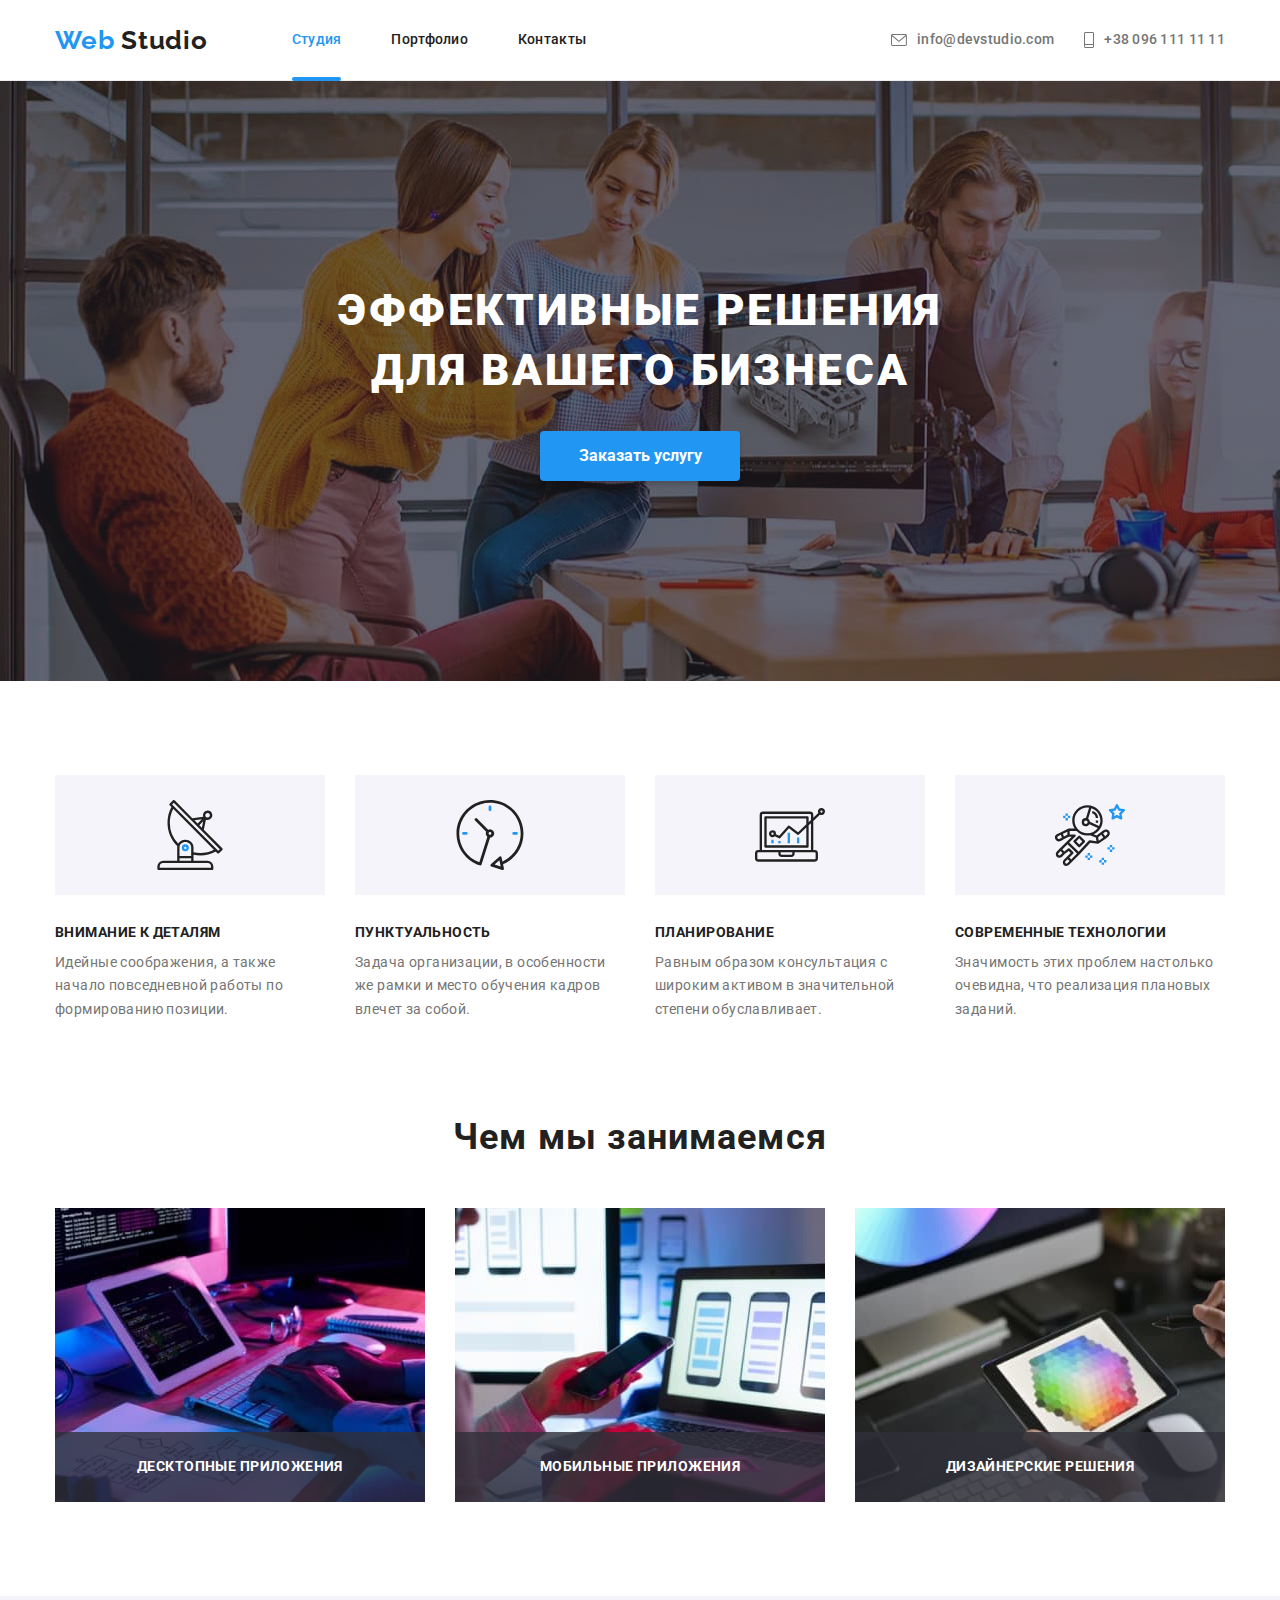
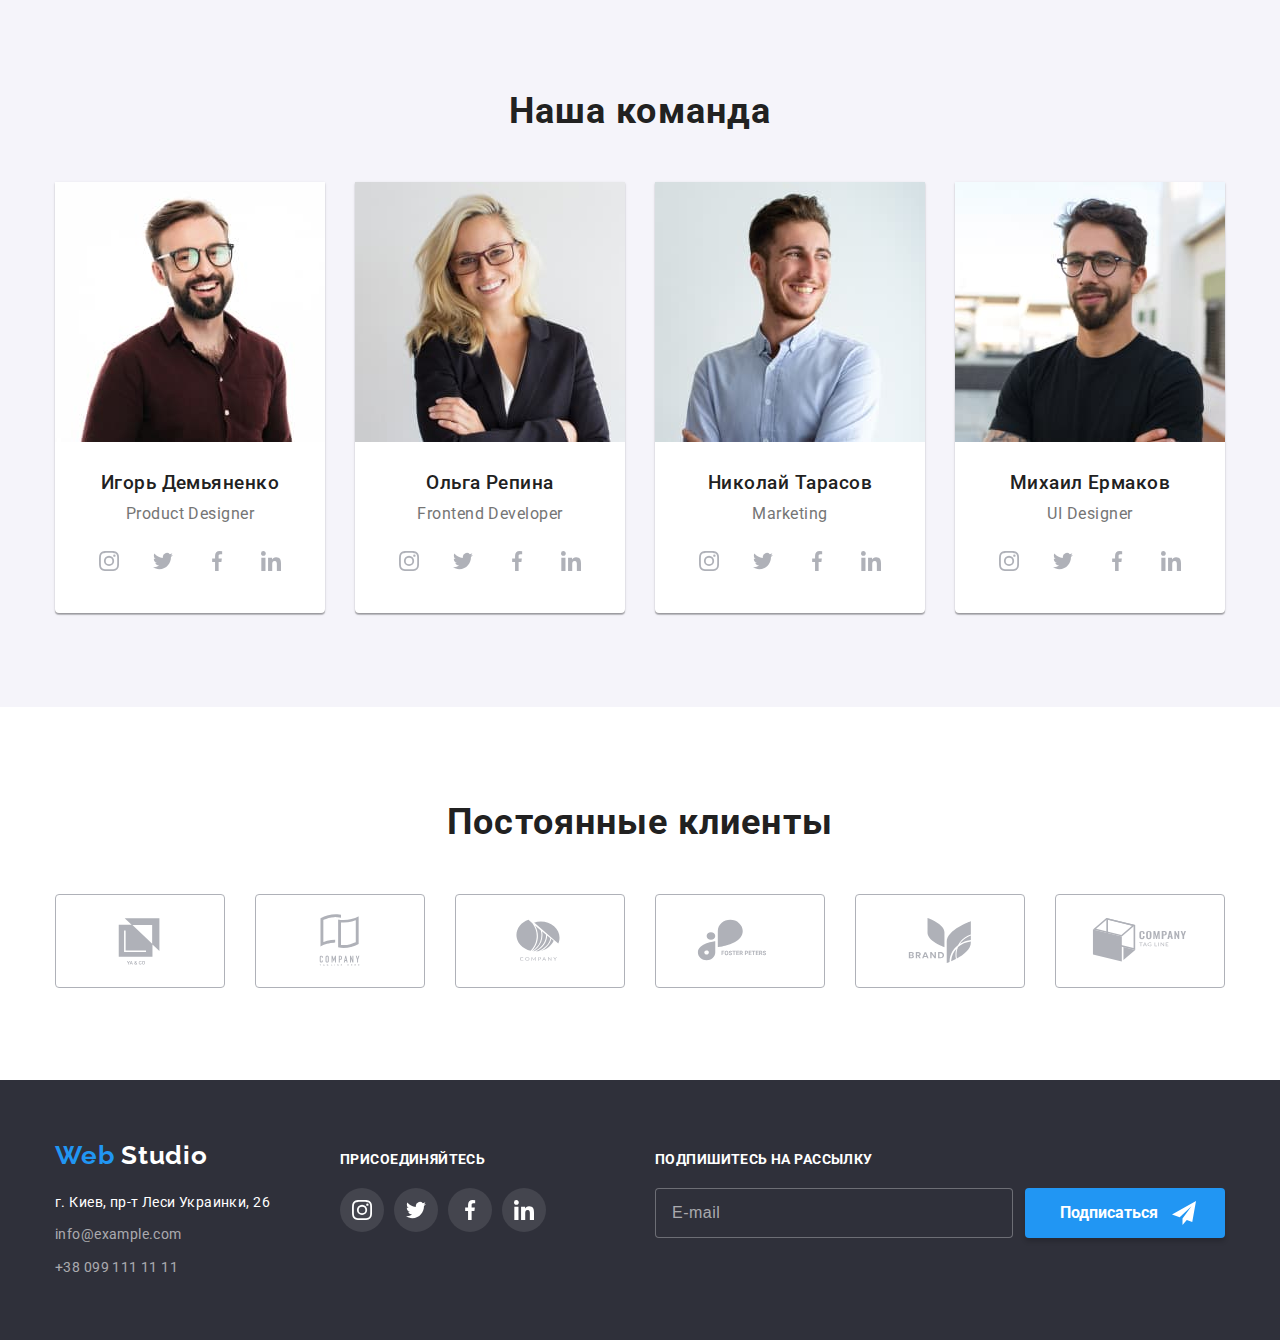
<file: index.html>
<!DOCTYPE html>
<html lang="ru">
  <head>
    <meta charset="UTF-8" />
    <meta http-equiv="X-UA-Compatible" content="IE=edge" />
    <meta name="viewport" content="width=device-width, initial-scale=1.0" />
    <title>Document</title>
    <link
      href="https://fonts.googleapis.com/css2?family=Raleway:wght@700&family=Roboto:wght@400;500;700;900&display=swap"
      rel="stylesheet"
    />
    <link
      rel="stylesheet"
      href="https://cdnjs.cloudflare.com/ajax/libs/modern-normalize/1.1.0/modern-normalize.min.css"
      integrity="sha512-wpPYUAdjBVSE4KJnH1VR1HeZfpl1ub8YT/NKx4PuQ5NmX2tKuGu6U/JRp5y+Y8XG2tV+wKQpNHVUX03MfMFn9Q=="
      crossorigin="anonymous"
      referrerpolicy="no-referrer"
    />
    <link rel="stylesheet" href="./css/main.css" />
  </head>
  <body>
    <!-- ======Шапка страницы====== -->
    <header class="page-header">
      <div class="container page-header__container">
        <a class="logo page-header__logo" href="./index.html"
          ><span class="logo__accent">Web</span>&nbsp;Studio</a
        >
        <button
          class="button page-header__button"
          type="button"
          aria-expanded="false"
          aria-controls="menu-container"
          data-menu-button
        >
          <svg
            width="40"
            height="40"
            aria-label="Переключатель мобильного меню"
          >
            <use
              class="button__icon-menu"
              href="./images/icons.svg#icon-menu"
            ></use>
            <use
              class="button__icon-cross"
              href="./images/icons.svg#icon-cross"
            ></use>
          </svg>
        </button>
        <div class="mobile-menu" id="menu-container" data-menu>
          <nav class="header-nav">
            <ul class="header-nav__list">
              <li class="header-nav__item">
                <a
                  class="header-nav__link header-nav__link--active"
                  href="./index.html"
                  >Студия</a
                >
              </li>
              <li class="header-nav__item">
                <a
                  class="header-nav__link header-nav__link--hover"
                  href="./portfolio.html"
                  >Портфолио</a
                >
              </li>
              <li class="header-nav__item">
                <a class="header-nav__link header-nav__link--hover" href=""
                  >Контакты</a
                >
              </li>
            </ul>
          </nav>
          <div class="mobile-menu__contacts-wrapper">
            <ul class="header-contacts page-header__header-contacts">
              <li class="header-contacts__item">
                <a
                  class="header-contacts__link header-contacts__link--big-link"
                  href="tel:+380961111111"
                >
                  <svg class="header-contacts__icon" width="10" height="16">
                    <use href="./images/icons.svg#icon-mobile-phone"></use>
                  </svg>
                  +38 096 111 11 11</a
                >
              </li>
              <li class="header-contacts__item">
                <a
                  class="header-contacts__link header-contacts__link--small-link"
                  href="mailto:info@devstudio.com"
                >
                  <svg class="header-contacts__icon" width="16" height="12">
                    <use href="./images/icons.svg#icon-envelope"></use>
                  </svg>
                  info@devstudio.com</a
                >
              </li>
            </ul>

            <ul class="socials-mobmenu">
              <li class="socials-mobmenu__item">
                <a href="" class="socials-mobmenu__link">Instagram</a>
              </li>
              <li class="socials-mobmenu__item">
                <a href="" class="socials-mobmenu__link">Twitter</a>
              </li>
              <li class="socials-mobmenu__item">
                <a href="" class="socials-mobmenu__link">Facebook</a>
              </li>
              <li class="socials-mobmenu__item">
                <a href="" class="socials-mobmenu__link">LinkedIn</a>
              </li>
            </ul>
          </div>
        </div>
      </div>
    </header>
    <!-- =====Уникальный контент страницы===== -->
    <main>
      <!--Наш герой-->
      <section class="hero">
        <div class="container hero__container">
          <h1 class="hero__title">
            Эффективные решения<br />
            для вашего бизнеса
          </h1>
          <button class="button button--primary" type="button" data-modal-open>
            Заказать услугу
          </button>
          <div class="backdrop backdrop--is-hidden" data-modal>
            <div class="modal">
              <button class="button button--close" data-modal-close>
                <svg width="18" height="18">
                  <use href="./images/icons.svg#icon-close"></use>
                </svg>
              </button>

              <form class="form">
                <p class="form__title">
                  Оставьте свои данные, мы вам перезвоним
                </p>
                <div class="form__field">
                  <svg class="form__icon" width="18" height="18">
                    <use href="images/icons.svg#icon-person"></use>
                  </svg>
                  <label class="form__label" for="name">Имя</label>
                  <input
                    class="form__input"
                    type="text"
                    name="name"
                    id="name"
                  />
                </div>

                <div class="form__field">
                  <svg class="form__icon" width="18" height="18">
                    <use href="images/icons.svg#icon-phone"></use>
                  </svg>
                  <label class="form__label" for="tel">Телефон</label>
                  <input class="form__input" type="tel" name="tel" id="tel" />
                </div>

                <div class="form__field">
                  <svg class="form__icon" width="18" height="18">
                    <use href="images/icons.svg#icon-email"></use>
                  </svg>
                  <label class="form__label" for="mail">Почта</label>
                  <input
                    class="form__input"
                    type="email"
                    name="mail"
                    id="mail"
                  />
                </div>

                <div class="form__field form__field--textarea">
                  <label class="form__label" for="comments">Комментарий</label>
                  <textarea
                    class="form__textarea"
                    name="comments"
                    id="comments"
                    placeholder="Введите текст"
                  ></textarea>
                </div>

                <label class="checkbox">
                  <input
                    class="checkbox__input"
                    type="checkbox"
                    name="agreement"
                  />
                  <span class="checkbox__label"
                    >Соглашаюсь с рассылкой и принимаю
                    <a class="checkbox__link" href="./index.html"
                      >Условия договора</a
                    ></span
                  >
                  <span class="checkbox__icon"></span>
                </label>
                <button class="button button--primary" type="submit">
                  Отправить
                </button>
              </form>
            </div>
          </div>
        </div>
      </section>
      <!--Преимущества компании-->
      <section class="advant section">
        <div class="container">
          <ul class="advant__list">
            <li class="advant__item">
              <div class="advant__icon">
                <svg width="70" height="70">
                  <use href="./images/icons.svg#icon-antenna"></use>
                </svg>
              </div>
              <h3 class="advant__title">Внимание к деталям</h3>
              <p class="advant__text">
                Идейные соображения, а также начало повседневной работы по
                формированию позиции.
              </p>
            </li>

            <li class="advant__item">
              <div class="advant__icon">
                <svg width="70" height="70">
                  <use href="./images/icons.svg#icon-clock"></use>
                </svg>
              </div>
              <h3 class="advant__title">Пунктуальность</h3>
              <p class="advant__text">
                Задача организации, в особенности же рамки и место обучения
                кадров влечет за собой.
              </p>
            </li>

            <li class="advant__item">
              <div class="advant__icon">
                <svg width="70" height="70">
                  <use href="./images/icons.svg#icon-diagram"></use>
                </svg>
              </div>
              <h3 class="advant__title">Планирование</h3>
              <p class="advant__text">
                Равным образом консультация с широким активом в значительной
                степени обуславливает.
              </p>
            </li>

            <li class="advant__item">
              <div class="advant__icon">
                <svg width="70" height="70">
                  <use href="./images/icons.svg#icon-astronaut"></use>
                </svg>
              </div>
              <h3 class="advant__title">Современные технологии</h3>
              <p class="advant__text">
                Значимость этих проблем настолько очевидна, что реализация
                плановых заданий.
              </p>
            </li>
          </ul>
        </div>
      </section>
      <!--Чем мы занимаемся-->
      <section class="directions section">
        <div class="container">
          <h2 class="directions__title">Чем мы занимаемся</h2>
          <ul class="directions__list">
            <li class="directions__item">
              <a href="">
                <img
                  srcset="
                    ./images/desktop/laptop-desktop.jpg    1x,
                    ./images/desktop/laptop-desktop@2x.jpg 2x
                  "
                  src="./images/laptop-desktop.jpg"
                  alt="laptop app"
                />
                <div class="directions__inner">
                  <p class="directions__desc">Десктопные приложения</p>
                </div>
              </a>
            </li>

            <li class="directions__item">
              <a href="">
                <img
                  srcset="
                    ./images/desktop/phone-desktop.jpg    1x,
                    ./images/desktop/phone-desktop@2x.jpg 2x
                  "
                  src="./images/phone-desktop.jpg"
                  alt="phone app"
                />
                <div class="directions__inner">
                  <p class="directions__desc">Мобильные приложения</p>
                </div>
              </a>
            </li>

            <li class="directions__item">
              <a href="">
                <img
                  srcset="
                    ./images/desktop/tablet-desktop.jpg    1x,
                    ./images/desktop/tablet-desktop@2x.jpg 2x
                  "
                  src="./images/tablet-desktop.jpg"
                  alt="tablet app"
                />
                <div class="directions__inner">
                  <p class="directions__desc">Дизайнерские решения</p>
                </div>
              </a>
            </li>
          </ul>
        </div>
      </section>
      <!--Наша команда-->
      <section class="our-team section">
        <div class="container">
          <h2 class="our-team__title">Наша команда</h2>
          <ul class="our-team__list">
            <li class="our-team__item">
              <picture>
                <source
                  srcset="
                    ./images/desktop/member1-desktop.jpg    1x,
                    ./images/desktop/member1-desktop@2x.jpg 2x
                  "
                  media="(min-width: 1200px)"
                />
                <source
                  srcset="
                    ./images/tablet/member1-tablet.jpg    1x,
                    ./images/tablet/member1-tablet@2x.jpg 2x
                  "
                  media="(min-width: 768px)"
                />
                <source
                  srcset="
                    ./images/mobile/member1-mobile.jpg    1x,
                    ./images/mobile/member1-mobile@2x.jpg 2x
                  "
                />
                <img
                  class="our-team__avatar"
                  src="./images/mobile/member1-mobile.jpg"
                  alt="member1"
                />
              </picture>
              <h3 class="our-team__name">Игорь Демьяненко</h3>
              <p class="our-team__profession">Product Designer</p>
              <!-- Ссылки на социальные сети -->
              <ul class="socials">
                <li class="socials__item">
                  <a href="" class="socials__link">
                    <svg width="20" height="20">
                      <use href="./images/icons.svg#icon-instagram"></use>
                    </svg>
                  </a>
                </li>
                <li class="socials__item">
                  <a href="" class="socials__link">
                    <svg width="20" height="20">
                      <use href="./images/icons.svg#icon-twitter"></use>
                    </svg>
                  </a>
                </li>
                <li class="socials__item">
                  <a href="" class="socials__link">
                    <svg width="20" height="20">
                      <use href="./images/icons.svg#icon-facebook"></use>
                    </svg>
                  </a>
                </li>
                <li class="socials__item">
                  <a href="" class="socials__link">
                    <svg width="20" height="20">
                      <use href="./images/icons.svg#icon-linkedin"></use>
                    </svg>
                  </a>
                </li>
              </ul>
            </li>

            <li class="our-team__item">
              <picture>
                <source
                  srcset="
                    ./images/desktop/member2-desktop.jpg    1x,
                    ./images/desktop/member2-desktop@2x.jpg 2x
                  "
                  media="(min-width: 1200px)"
                />
                <source
                  srcset="
                    ./images/tablet/member2-tablet.jpg    1x,
                    ./images/tablet/member2-tablet@2x.jpg 2x
                  "
                  media="(min-width: 768px)"
                />
                <source
                  srcset="
                    ./images/mobile/member2-mobile.jpg    1x,
                    ./images/mobile/member2-mobile@2x.jpg 2x
                  "
                />
                <img
                  class="our-team__avatar"
                  src="./images/mobile/member2-mobile.jpg"
                  alt="member1"
                />
              </picture>
              <h3 class="our-team__name">Ольга Репина</h3>
              <p class="our-team__profession">Frontend Developer</p>
              <!-- Ссылки на социальные сети -->
              <ul class="socials">
                <li class="socials__item">
                  <a href="" class="socials__link">
                    <svg width="20" height="20">
                      <use href="./images/icons.svg#icon-instagram"></use>
                    </svg>
                  </a>
                </li>
                <li class="socials__item">
                  <a href="" class="socials__link">
                    <svg width="20" height="20">
                      <use href="./images/icons.svg#icon-twitter"></use>
                    </svg>
                  </a>
                </li>
                <li class="socials__item">
                  <a href="" class="socials__link">
                    <svg width="20" height="20">
                      <use href="./images/icons.svg#icon-facebook"></use>
                    </svg>
                  </a>
                </li>
                <li class="socials__item">
                  <a href="" class="socials__link">
                    <svg width="20" height="20">
                      <use href="./images/icons.svg#icon-linkedin"></use>
                    </svg>
                  </a>
                </li>
              </ul>
            </li>

            <li class="our-team__item">
              <picture>
                <source
                  srcset="
                    ./images/desktop/member3-desktop.jpg    1x,
                    ./images/desktop/member3-desktop@2x.jpg 2x
                  "
                  media="(min-width: 1200px)"
                />
                <source
                  srcset="
                    ./images/tablet/member3-tablet.jpg    1x,
                    ./images/tablet/member3-tablet@2x.jpg 2x
                  "
                  media="(min-width: 768px)"
                />
                <source
                  srcset="
                    ./images/mobile/member3-mobile.jpg    1x,
                    ./images/mobile/member3-mobile@2x.jpg 2x
                  "
                />
                <img
                  class="our-team__avatar"
                  src="./images/mobile/member3-mobile.jpg"
                  alt="member1"
                />
              </picture>
              <h3 class="our-team__name">Николай Тарасов</h3>
              <p class="our-team__profession">Marketing</p>
              <!-- Ссылки на социальные сети -->
              <ul class="socials">
                <li class="socials__item">
                  <a href="" class="socials__link">
                    <svg width="20" height="20">
                      <use href="./images/icons.svg#icon-instagram"></use>
                    </svg>
                  </a>
                </li>
                <li class="socials__item">
                  <a href="" class="socials__link">
                    <svg width="20" height="20">
                      <use href="./images/icons.svg#icon-twitter"></use>
                    </svg>
                  </a>
                </li>
                <li class="socials__item">
                  <a href="" class="socials__link">
                    <svg width="20" height="20">
                      <use href="./images/icons.svg#icon-facebook"></use>
                    </svg>
                  </a>
                </li>
                <li class="socials__item">
                  <a href="" class="socials__link">
                    <svg width="20" height="20">
                      <use href="./images/icons.svg#icon-linkedin"></use>
                    </svg>
                  </a>
                </li>
              </ul>
            </li>

            <li class="our-team__item">
              <picture>
                <source
                  srcset="
                    ./images/desktop/member4-desktop.jpg    1x,
                    ./images/desktop/member4-desktop@2x.jpg 2x
                  "
                  media="(min-width: 1200px)"
                />
                <source
                  srcset="
                    ./images/tablet/member4-tablet.jpg    1x,
                    ./images/tablet/member4-tablet@2x.jpg 2x
                  "
                  media="(min-width: 768px)"
                />
                <source
                  srcset="
                    ./images/mobile/member4-mobile.jpg    1x,
                    ./images/mobile/member4-mobile@2x.jpg 2x
                  "
                />
                <img
                  class="our-team__avatar"
                  src="./images/mobile/member4-mobile.jpg"
                  alt="member1"
                />
              </picture>
              <h3 class="our-team__name">Михаил Ермаков</h3>
              <p class="our-team__profession">UI Designer</p>
              <!-- Ссылки на социальные сети -->
              <ul class="socials">
                <li class="socials__item">
                  <a href="" class="socials__link">
                    <svg width="20" height="20">
                      <use href="./images/icons.svg#icon-instagram"></use>
                    </svg>
                  </a>
                </li>
                <li class="socials__item">
                  <a href="" class="socials__link">
                    <svg width="20" height="20">
                      <use href="./images/icons.svg#icon-twitter"></use>
                    </svg>
                  </a>
                </li>
                <li class="socials__item">
                  <a href="" class="socials__link">
                    <svg width="20" height="20">
                      <use href="./images/icons.svg#icon-facebook"></use>
                    </svg>
                  </a>
                </li>
                <li class="socials__item">
                  <a href="" class="socials__link">
                    <svg width="20" height="20">
                      <use href="./images/icons.svg#icon-linkedin"></use>
                    </svg>
                  </a>
                </li>
              </ul>
            </li>
          </ul>
        </div>
      </section>
      <!--Постоянные клиенты-->
      <section class="reg-custom section">
        <div class="container">
          <h2 class="reg-custom__title">Постоянные клиенты</h2>
          <ul class="reg-custom__list">
            <li class="reg-custom__item">
              <a href="" class="reg-custom__link">
                <svg width="106" height="60">
                  <use href="./images/icons.svg#icon-logo-yaco"></use>
                </svg>
              </a>
            </li>
            <li class="reg-custom__item">
              <a href="" class="reg-custom__link">
                <svg width="106" height="60">
                  <use href="./images/icons.svg#icon-logo-company1"></use>
                </svg>
              </a>
            </li>
            <li class="reg-custom__item">
              <a href="" class="reg-custom__link">
                <svg width="106" height="60">
                  <use href="./images/icons.svg#icon-logo-company2"></use>
                </svg>
              </a>
            </li>
            <li class="reg-custom__item">
              <a href="" class="reg-custom__link">
                <svg width="106" height="60">
                  <use href="./images/icons.svg#icon-logo-foster-peters"></use>
                </svg>
              </a>
            </li>
            <li class="reg-custom__item">
              <a href="" class="reg-custom__link">
                <svg width="106" height="60">
                  <use href="./images/icons.svg#icon-logo-brand"></use>
                </svg>
              </a>
            </li>
            <li class="reg-custom__item">
              <a href="" class="reg-custom__link">
                <svg width="106" height="60">
                  <use href="./images/icons.svg#icon-logo-company3"></use>
                </svg>
              </a>
            </li>
          </ul>
        </div>
      </section>
    </main>
    <!-- =======Подвал страницы======= -->
    <footer class="page-footer">
      <div class="container page-footer__container">
        <div class="footer-contacts page-footer__footer-contacts">
          <a class="logo page-footer__logo" href="./index.html"
            ><span class="logo__accent">Web</span>&nbsp;Studio</a
          >
          <address class="footer-contacts__address">
            г. Киев, пр-т Леси Украинки, 26
          </address>
          <address>
            <a class="footer-contacts__mail" href="mailto:info@example.com"
              >info@example.com</a
            ><br />
            <a class="footer-contacts__tel" href="tel:+380991111111"
              >+38 099 111 11 11</a
            >
          </address>
        </div>

        <div class="joinus page-footer__joinus">
          <h2 class="joinus__title" title="join-us">присоединяйтесь</h2>
          <ul class="socials">
            <li class="socials__item">
              <a href="" class="socials__link socials__link--bg-gray">
                <svg width="20" height="20">
                  <use href="./images/icons.svg#icon-instagram"></use>
                </svg>
              </a>
            </li>
            <li class="socials__item">
              <a href="" class="socials__link socials__link--bg-gray">
                <svg width="20" height="20">
                  <use href="./images/icons.svg#icon-twitter"></use>
                </svg>
              </a>
            </li>
            <li class="socials__item">
              <a href="" class="socials__link socials__link--bg-gray">
                <svg width="20" height="20">
                  <use href="./images/icons.svg#icon-facebook"></use>
                </svg>
              </a>
            </li>
            <li class="socials__item">
              <a href="" class="socials__link socials__link--bg-gray">
                <svg width="20" height="20">
                  <use href="./images/icons.svg#icon-linkedin"></use>
                </svg>
              </a>
            </li>
          </ul>
        </div>

        <div class="subscription page-footer__subscription">
          <form class="subscription-form">
            <p class="subscription-form__title">Подпишитесь на рассылку</p>
            <div class="subscription-form__inner">
              <input
                class="subscription-form__input"
                type="email"
                name="mail"
                placeholder="E-mail"
              />
              <button
                type="submit"
                class="button button--primary subscription-form__button"
              >
                Подписаться
                <svg class="subscription-form__icon" width="24" height="24">
                  <use href="images/icons.svg#icon-send"></use>
                </svg>
              </button>
            </div>
          </form>
        </div>
      </div>
    </footer>

    <script src="./js/menu.js"></script>
    <script src="./js/modal.js"></script>
  </body>
</html>
</file>
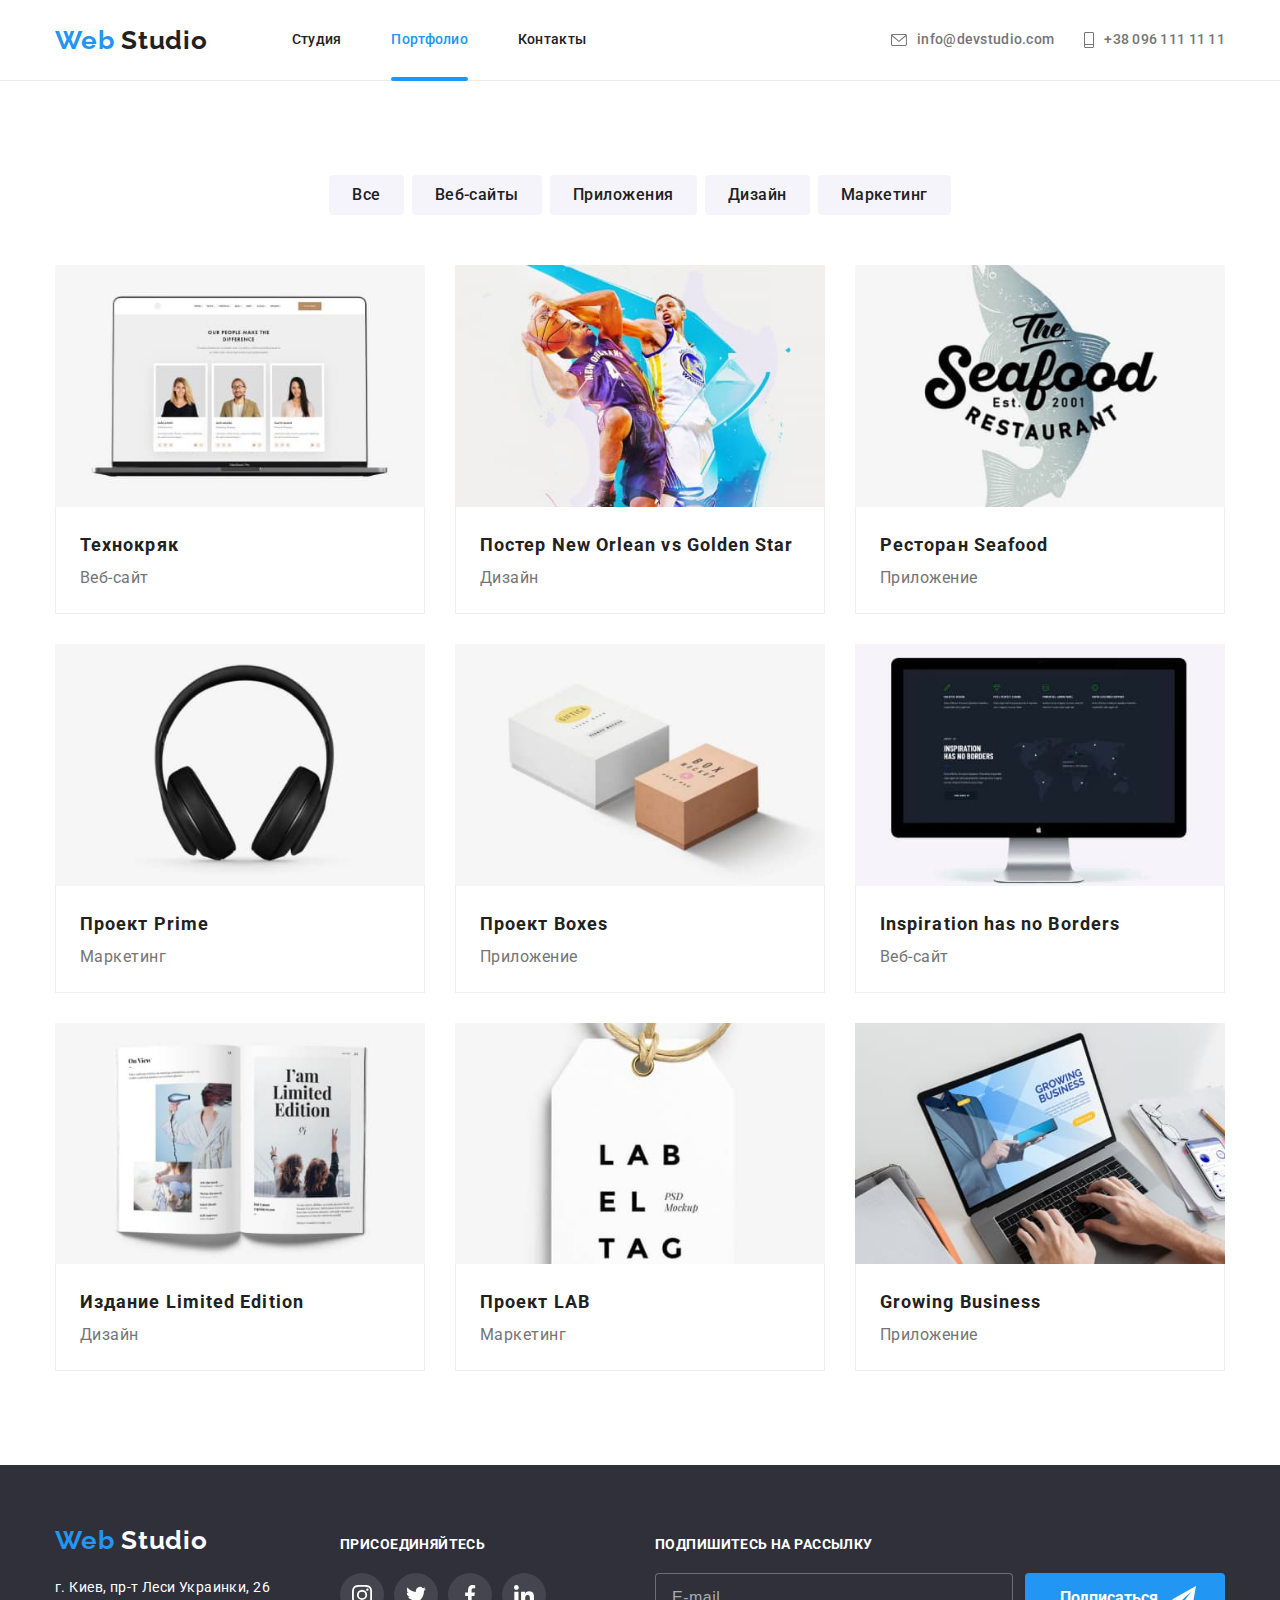
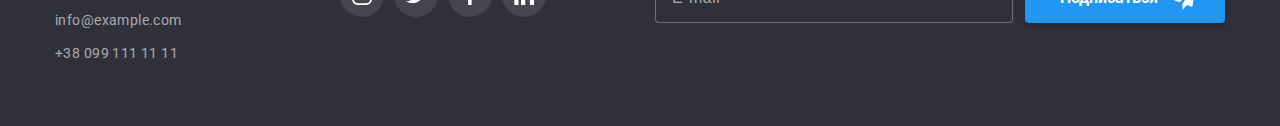
<file: portfolio.html>
<!DOCTYPE html>
<html lang="ru">
  <head>
    <meta charset="UTF-8" />
    <meta http-equiv="X-UA-Compatible" content="IE=edge" />
    <meta name="viewport" content="width=device-width, initial-scale=1.0" />
    <title>Document</title>
    <link
      href="https://fonts.googleapis.com/css2?family=Raleway:wght@700&family=Roboto:wght@400;500;700;900&display=swap"
      rel="stylesheet"
    />
    <link
      rel="stylesheet"
      href="https://cdnjs.cloudflare.com/ajax/libs/modern-normalize/1.1.0/modern-normalize.min.css"
      integrity="sha512-wpPYUAdjBVSE4KJnH1VR1HeZfpl1ub8YT/NKx4PuQ5NmX2tKuGu6U/JRp5y+Y8XG2tV+wKQpNHVUX03MfMFn9Q=="
      crossorigin="anonymous"
      referrerpolicy="no-referrer"
    />
    <link rel="stylesheet" href="./css/main.min.css" />
  </head>
  <body>
    <!-- ======Шапка страницы====== -->
    <header class="page-header">
      <div class="container page-header__container">
        <a class="logo page-header__logo" href="./index.html"
          ><span class="logo__accent">Web</span>&nbsp;Studio</a
        >
        <button
          class="button page-header__button"
          type="button"
          aria-expanded="false"
          aria-controls="menu-container"
          data-menu-button
        >
          <svg
            width="40"
            height="40"
            aria-label="Переключатель мобильного меню"
          >
            <use
              class="button__icon-menu"
              href="./images/icons.svg#icon-menu"
            ></use>
            <use
              class="button__icon-cross"
              href="./images/icons.svg#icon-cross"
            ></use>
          </svg>
        </button>
        <div class="mobile-menu" id="menu-container" data-menu>
          <nav class="header-nav">
            <ul class="header-nav__list">
              <li class="header-nav__item">
                <a
                  class="header-nav__link header-nav__link--hover"
                  href="./index.html"
                  >Студия</a
                >
              </li>
              <li class="header-nav__item">
                <a
                  class="header-nav__link header-nav__link--active"
                  href="./portfolio.html"
                  >Портфолио</a
                >
              </li>
              <li class="header-nav__item">
                <a class="header-nav__link header-nav__link--hover" href=""
                  >Контакты</a
                >
              </li>
            </ul>
          </nav>
          <div class="mobile-menu__contacts-wrapper">
            <ul class="header-contacts page-header__header-contacts">
              <li class="header-contacts__item">
                <a
                  class="header-contacts__link header-contacts__link--big-link"
                  href="tel:+380961111111"
                >
                  <svg class="header-contacts__icon" width="10" height="16">
                    <use href="./images/icons.svg#icon-mobile-phone"></use>
                  </svg>
                  +38 096 111 11 11</a
                >
              </li>
              <li class="header-contacts__item">
                <a
                  class="header-contacts__link header-contacts__link--small-link"
                  href="mailto:info@devstudio.com"
                >
                  <svg class="header-contacts__icon" width="16" height="12">
                    <use href="./images/icons.svg#icon-envelope"></use>
                  </svg>
                  info@devstudio.com</a
                >
              </li>
            </ul>

            <ul class="socials-mobmenu">
              <li class="socials-mobmenu__item">
                <a href="" class="socials-mobmenu__link">Instagram</a>
              </li>
              <li class="socials-mobmenu__item">
                <a href="" class="socials-mobmenu__link">Twitter</a>
              </li>
              <li class="socials-mobmenu__item">
                <a href="" class="socials-mobmenu__link">Facebook</a>
              </li>
              <li class="socials-mobmenu__item">
                <a href="" class="socials-mobmenu__link">LinkedIn</a>
              </li>
            </ul>
          </div>
        </div>
      </div>
    </header>
    <!-- =====Уникальный контент страницы===== -->
    <main>
      <!--Продукты компании и их навигация-->
      <section class="products section">
        <div class="container">
          <h1 class="products__title" title="products"></h1>
          <ul class="products-nav">
            <li class="products-nav__item">
              <button class="button products-nav__button" type="button">
                Все
              </button>
            </li>
            <li class="products-nav__item">
              <button class="button products-nav__button" type="button">
                Веб-сайты
              </button>
            </li>
            <li class="products-nav__item">
              <button class="button products-nav__button" type="button">
                Приложения
              </button>
            </li>
            <li class="products-nav__item">
              <button class="button products-nav__button" type="button">
                Дизайн
              </button>
            </li>
            <li class="products-nav__item">
              <button class="button products-nav__button" type="button">
                Маркетинг
              </button>
            </li>
          </ul>
          <ul class="products-list">
            <li class="products-list__item">
              <ul class="products-content">
                <li class="products-content__item">
                  <div class="products-content__wrapper">
                    <picture>
                      <source
                        srcset="
                          ./images/mobile/web-site1-mobile.jpg    1x,
                          ./images/mobile/web-site1-mobile@2x.jpg 2x
                        "
                      />
                      <img
                        class="products-content__img"
                        src="./images/mobile/web-site1-mobile.jpg"
                        alt="web-site1"
                      />
                    </picture>
                    <div class="products-content__inner">
                      <p class="products-content__inner-text">
                        Технокряк это современная площадка распространения
                        коронавируса. Компании используют эту платформу для
                        цифрового шпионажа и атак на защищённые сервера
                        конкурентов.
                      </p>
                    </div>
                  </div>
                  <div class="products-content__desc">
                    <h2 class="products-content__title">Технокряк</h2>
                    <p class="products-content__text">Веб-сайт</p>
                  </div>
                </li>
              </ul>
            </li>
            <li class="products-list__item">
              <ul class="products-content">
                <li class="products-content__item">
                  <div class="products-content__wrapper">
                    <picture>
                      <source
                        srcset="
                          ./images/mobile/design1-mobile.jpg    1x,
                          ./images/mobile/design1-mobile@2x.jpg 2x
                        "
                      />
                      <img
                        class="products-content__img"
                        src="./images/mobile/design1-mobile.jpg"
                        alt="design1"
                      />
                    </picture>
                    <div class="products-content__inner">
                      <p class="products-content__inner-text">
                        Технокряк это современная площадка распространения
                        коронавируса. Компании используют эту платформу для
                        цифрового шпионажа и атак на защищённые сервера
                        конкурентов.
                      </p>
                    </div>
                  </div>
                  <div class="products-content__desc">
                    <h2 class="products-content__title">
                      Постер New Orlean vs Golden Star
                    </h2>
                    <p class="products-content__text">Дизайн</p>
                  </div>
                </li>
              </ul>
            </li>
            <li class="products-list__item">
              <ul class="products-content">
                <li class="products-content__item">
                  <div class="products-content__wrapper">
                    <picture>
                      <source
                        srcset="
                          ./images/mobile/app1-mobile.jpg    1x,
                          ./images/mobile/app1-mobile@2x.jpg 2x
                        "
                      />
                      <img
                        class="products-content__img"
                        src="./images/mobile/app1-mobile.jpg"
                        alt="app1"
                      />
                    </picture>
                    <div class="products-content__inner">
                      <p class="products-content__inner-text">
                        Технокряк это современная площадка распространения
                        коронавируса. Компании используют эту платформу для
                        цифрового шпионажа и атак на защищённые сервера
                        конкурентов.
                      </p>
                    </div>
                  </div>
                  <div class="products-content__desc">
                    <h2 class="products-content__title">Ресторан Seafood</h2>
                    <p class="products-content__text">Приложение</p>
                  </div>
                </li>
              </ul>
            </li>
            <li class="products-list__item">
              <ul class="products-content">
                <li class="products-content__item">
                  <div class="products-content__wrapper">
                    <picture>
                      <source
                        srcset="
                          ./images/mobile/marketing1-mobile.jpg    1x,
                          ./images/mobile/marketing1-mobile@2x.jpg 2x
                        "
                      />
                      <img
                        class="products-content__img"
                        src="./images/mobile/marketing1-mobile.jpg"
                        alt="marketing1"
                      />
                    </picture>
                    <div class="products-content__inner">
                      <p class="products-content__inner-text">
                        Технокряк это современная площадка распространения
                        коронавируса. Компании используют эту платформу для
                        цифрового шпионажа и атак на защищённые сервера
                        конкурентов.
                      </p>
                    </div>
                  </div>
                  <div class="products-content__desc">
                    <h2 class="products-content__title">Проект Prime</h2>
                    <p class="products-content__text">Маркетинг</p>
                  </div>
                </li>
              </ul>
            </li>
            <li class="products-list__item">
              <ul class="products-content">
                <li class="products-content__item">
                  <div class="products-content__wrapper">
                    <picture>
                      <source
                        srcset="
                          ./images/mobile/app2-mobile.jpg    1x,
                          ./images/mobile/app2-mobile@2x.jpg 2x
                        "
                      />
                      <img
                        class="products-content__img"
                        src="./images/mobile/app2-mobile.jpg"
                        alt="app2"
                      />
                    </picture>
                    <div class="products-content__inner">
                      <p class="products-content__inner-text">
                        Технокряк это современная площадка распространения
                        коронавируса. Компании используют эту платформу для
                        цифрового шпионажа и атак на защищённые сервера
                        конкурентов.
                      </p>
                    </div>
                  </div>
                  <div class="products-content__desc">
                    <h2 class="products-content__title">Проект Boxes</h2>
                    <p class="products-content__text">Приложение</p>
                  </div>
                </li>
              </ul>
            </li>
            <li class="products-list__item">
              <ul class="products-content">
                <li class="products-content__item">
                  <div class="products-content__wrapper">
                    <picture>
                      <source
                        srcset="
                          ./images/mobile/web-site2-mobile.jpg    1x,
                          ./images/mobile/web-site2-mobile@2x.jpg 2x
                        "
                      />
                      <img
                        class="products-content__img"
                        src="./images/mobile/web-site2-mobile.jpg"
                        alt="web-site2"
                      />
                    </picture>
                    <div class="products-content__inner">
                      <p class="products-content__inner-text">
                        Технокряк это современная площадка распространения
                        коронавируса. Компании используют эту платформу для
                        цифрового шпионажа и атак на защищённые сервера
                        конкурентов.
                      </p>
                    </div>
                  </div>
                  <div class="products-content__desc">
                    <h2 class="products-content__title">
                      Inspiration has no Borders
                    </h2>
                    <p class="products-content__text">Веб-сайт</p>
                  </div>
                </li>
              </ul>
            </li>
            <li class="products-list__item">
              <ul class="products-content">
                <li class="products-content__item">
                  <div class="products-content__wrapper">
                    <picture>
                      <source
                        srcset="
                          ./images/mobile/design2-mobile.jpg    1x,
                          ./images/mobile/design2-mobile@2x.jpg 2x
                        "
                      />
                      <img
                        class="products-content__img"
                        src="./images/mobile/design2-mobile.jpg"
                        alt="design2"
                      />
                    </picture>
                    <div class="products-content__inner">
                      <p class="products-content__inner-text">
                        Технокряк это современная площадка распространения
                        коронавируса. Компании используют эту платформу для
                        цифрового шпионажа и атак на защищённые сервера
                        конкурентов.
                      </p>
                    </div>
                  </div>
                  <div class="products-content__desc">
                    <h2 class="products-content__title">
                      Издание Limited Edition
                    </h2>
                    <p class="products-content__text">Дизайн</p>
                  </div>
                </li>
              </ul>
            </li>
            <li class="products-list__item">
              <ul class="products-content">
                <li class="products-content__item">
                  <div class="products-content__wrapper">
                    <picture>
                      <source
                        srcset="
                          ./images/mobile/marketing2-mobile.jpg    1x,
                          ./images/mobile/marketing2-mobile@2x.jpg 2x
                        "
                      />
                      <img
                        class="products-content__img"
                        src="./images/mobile/marketing2-mobile.jpg"
                        alt="marketing2"
                      />
                    </picture>
                    <div class="products-content__inner">
                      <p class="products-content__inner-text">
                        Технокряк это современная площадка распространения
                        коронавируса. Компании используют эту платформу для
                        цифрового шпионажа и атак на защищённые сервера
                        конкурентов.
                      </p>
                    </div>
                  </div>
                  <div class="products-content__desc">
                    <h2 class="products-content__title">Проект LAB</h2>
                    <p class="products-content__text">Маркетинг</p>
                  </div>
                </li>
              </ul>
            </li>
            <li class="products-list__item">
              <ul class="products-content">
                <li class="products-content__item">
                  <div class="products-content__wrapper">
                    <picture>
                      <source
                        srcset="
                          ./images/mobile/app3-mobile.jpg    1x,
                          ./images/mobile/app3-mobile@2x.jpg 2x
                        "
                      />
                      <img
                        class="products-content__img"
                        src="./images/mobile/app3-mobile.jpg"
                        alt="app3"
                      />
                    </picture>
                    <div class="products-content__inner">
                      <p class="products-content__inner-text">
                        Технокряк это современная площадка распространения
                        коронавируса. Компании используют эту платформу для
                        цифрового шпионажа и атак на защищённые сервера
                        конкурентов.
                      </p>
                    </div>
                  </div>
                  <div class="products-content__desc">
                    <h2 class="products-content__title">Growing Business</h2>
                    <p class="products-content__text">Приложение</p>
                  </div>
                </li>
              </ul>
            </li>
          </ul>
        </div>
      </section>
    </main>
    <!-- =======Подвал страницы======= -->
    <footer class="page-footer">
      <div class="container page-footer__container">
        <div class="footer-contacts page-footer__footer-contacts">
          <a class="logo page-footer__logo" href="./index.html"
            ><span class="logo__accent">Web</span>&nbsp;Studio</a
          >
          <address class="footer-contacts__address">
            г. Киев, пр-т Леси Украинки, 26
          </address>
          <address>
            <a class="footer-contacts__mail" href="mailto:info@example.com"
              >info@example.com</a
            ><br />
            <a class="footer-contacts__tel" href="tel:+380991111111"
              >+38 099 111 11 11</a
            >
          </address>
        </div>

        <div class="joinus page-footer__joinus">
          <h2 class="joinus__title" title="join-us">присоединяйтесь</h2>
          <ul class="socials">
            <li class="socials__item">
              <a href="" class="socials__link socials__link--bg-gray">
                <svg width="20" height="20">
                  <use href="./images/icons.svg#icon-instagram"></use>
                </svg>
              </a>
            </li>
            <li class="socials__item">
              <a href="" class="socials__link socials__link--bg-gray">
                <svg width="20" height="20">
                  <use href="./images/icons.svg#icon-twitter"></use>
                </svg>
              </a>
            </li>
            <li class="socials__item">
              <a href="" class="socials__link socials__link--bg-gray">
                <svg width="20" height="20">
                  <use href="./images/icons.svg#icon-facebook"></use>
                </svg>
              </a>
            </li>
            <li class="socials__item">
              <a href="" class="socials__link socials__link--bg-gray">
                <svg width="20" height="20">
                  <use href="./images/icons.svg#icon-linkedin"></use>
                </svg>
              </a>
            </li>
          </ul>
        </div>

        <div class="subscription page-footer__subscription">
          <form class="subscription-form">
            <p class="subscription-form__title">Подпишитесь на рассылку</p>
            <div class="subscription-form__inner">
              <input
                class="subscription-form__input"
                type="email"
                name="mail"
                placeholder="E-mail"
              />
              <button
                type="submit"
                class="button button--primary subscription-form__button"
              >
                Подписаться
                <svg class="subscription-form__icon" width="24" height="24">
                  <use href="images/icons.svg#icon-send"></use>
                </svg>
              </button>
            </div>
          </form>
        </div>
      </div>
    </footer>

    <script src="./js/menu.js"></script>
  </body>
</html>
</file>
<file: css/main.css>
html {
  -webkit-box-sizing: border-box;
          box-sizing: border-box;
}

*,
*::before,
*::after {
  -webkit-box-sizing: inherit;
          box-sizing: inherit;
}

body {
  margin: 0;
  font-family: roboto, sans-serif;
  color: #212121;
  background-color: #fff;
}

body.modal-open {
  overflow: hidden;
}

ul {
  padding: 0;
  margin: 0;
  list-style: none;
}

h1,
h2,
h3,
p {
  margin: 0;
}

a {
  text-decoration: none;
}

img {
  display: block;
  max-width: 100%;
  height: auto;
}

textarea {
  resize: none;
}

.socials__link, .button--close, .advant__icon, .directions__inner, .reg-custom__link {
  display: -webkit-box;
  display: -ms-flexbox;
  display: flex;
  -webkit-box-align: center;
      -ms-flex-align: center;
          align-items: center;
  -webkit-box-pack: center;
      -ms-flex-pack: center;
          justify-content: center;
}

.button--primary {
  min-width: 200px;
  height: 50px;
  font-family: roboto, sans-serif;
  font-weight: 700;
  font-size: 16px;
  line-height: 1.75;
  color: #fff;
  background-color: #2196f3;
  -webkit-box-shadow: 0 4px 4px rgba(0, 0, 0, 0.15);
          box-shadow: 0 4px 4px rgba(0, 0, 0, 0.15);
  border-radius: 4px;
  cursor: pointer;
}

.checkbox__input {
  position: absolute;
  width: 1px;
  height: 1px;
  margin: -1px;
  border: 0;
  padding: 0;
  clip: rect(0 0 0 0);
  overflow: hidden;
}

.advant__title, .directions__desc, .joinus__title, .subscription-form__title {
  font-weight: 700;
  font-size: 14px;
  line-height: 1.14;
  letter-spacing: 0.03em;
  text-transform: uppercase;
}

.advant__text, .footer-contacts__address, .footer-contacts__mail, .footer-contacts__tel {
  font-size: 14px;
  line-height: 1.7;
  letter-spacing: 0.03em;
}

.footer-contacts__mail, .footer-contacts__tel {
  display: inline-block;
  font-style: normal;
  color: rgba(255, 255, 255, 0.6);
}

.subscription-form__input, .subscription-form__input::-webkit-input-placeholder {
  font-size: 16px;
  line-height: 1.25;
  letter-spacing: 0.03em;
}

.subscription-form__input, .subscription-form__input:-ms-input-placeholder {
  font-size: 16px;
  line-height: 1.25;
  letter-spacing: 0.03em;
}

.subscription-form__input, .subscription-form__input::-ms-input-placeholder {
  font-size: 16px;
  line-height: 1.25;
  letter-spacing: 0.03em;
}

.subscription-form__input, .subscription-form__input::placeholder {
  font-size: 16px;
  line-height: 1.25;
  letter-spacing: 0.03em;
}

.section {
  padding-top: 60px;
  padding-bottom: 60px;
}

@media screen and (min-width: 1200px) {
  .section {
    padding-top: 94px;
    padding-bottom: 94px;
  }
}

.container {
  margin-right: auto;
  margin-left: auto;
  padding-right: 15px;
  padding-left: 15px;
}

@media screen and (min-width: 480px) {
  .container {
    width: 480px;
  }
}

@media screen and (min-width: 768px) {
  .container {
    width: 768px;
  }
}

@media screen and (min-width: 1200px) {
  .container {
    width: 1200px;
  }
}

.logo {
  font-family: raleway, sans-serif;
  font-weight: 700;
  font-size: 24px;
  line-height: 1.17;
  letter-spacing: 0.03em;
  color: #212121;
}

@media screen and (min-width: 1200px) {
  .logo {
    font-size: 26px;
    line-height: 1.19;
  }
}

.logo__accent {
  color: #2196f3;
}

.button {
  margin: 0;
  padding: 0;
  border: 1px solid transparent;
}

.socials-mobmenu {
  display: -webkit-box;
  display: -ms-flexbox;
  display: flex;
  -ms-flex-wrap: wrap;
      flex-wrap: wrap;
  margin: -10px;
  font-weight: 500;
  font-size: 18px;
  line-height: 1.22;
  letter-spacing: 0.02em;
}

@media screen and (min-width: 768px) {
  .socials-mobmenu {
    display: none;
  }
}

.socials-mobmenu__item {
  position: relative;
  margin: 10px;
}

.socials-mobmenu__item:not(:last-child)::after {
  content: "";
  display: block;
  position: absolute;
  top: 0;
  right: -10px;
  width: 1px;
  height: 100%;
  background-color: rgba(33, 33, 33, 0.2);
}

.socials-mobmenu__link {
  color: #2196f3;
}

.socials {
  display: -webkit-box;
  display: -ms-flexbox;
  display: flex;
  -webkit-box-pack: center;
      -ms-flex-pack: center;
          justify-content: center;
}

.socials__item {
  width: 44px;
  height: 44px;
}

.socials__item:not(:nth-child(4n)) {
  margin-right: 10px;
}

.socials__link {
  width: 100%;
  height: 100%;
  fill: #afb1b8;
  border-radius: 50%;
  -webkit-transition: fill 250ms cubic-bezier(0.4, 0, 0.2, 1), background-color 250ms cubic-bezier(0.4, 0, 0.2, 1);
  transition: fill 250ms cubic-bezier(0.4, 0, 0.2, 1), background-color 250ms cubic-bezier(0.4, 0, 0.2, 1);
}

.socials__link:hover, .socials__link:focus {
  fill: #fff;
  background-color: #2196f3;
}

.socials__link--bg-gray {
  fill: #fff;
  background-color: rgba(255, 255, 255, 0.1);
}

.page-header {
  position: relative;
  border-bottom: 1px solid #ececec;
}

.page-header__container {
  display: -webkit-box;
  display: -ms-flexbox;
  display: flex;
  -webkit-box-align: center;
      -ms-flex-align: center;
          align-items: center;
}

@media screen and (max-width: 767px) {
  .page-header__container {
    padding-top: 10px;
    padding-bottom: 10px;
  }
}

.page-header__button {
  z-index: 20;
  margin-left: auto;
  background-color: transparent;
  fill: #212121;
}

.page-header__button:hover, .page-header__button:focus {
  fill: #2196f3;
}

.page-header__button .button__icon-cross {
  display: none;
}

.page-header__button.is-open .button__icon-cross {
  display: block;
}

.page-header__button.is-open .button__icon-menu {
  display: none;
}

@media screen and (min-width: 768px) {
  .page-header__button {
    display: none;
  }
}

.mobile-menu {
  display: none;
}

@media screen and (max-width: 767px) {
  .mobile-menu {
    position: absolute;
    top: 0;
    left: 0;
    z-index: 10;
    padding: 48px 40px;
    width: 100%;
    height: 100vh;
    background-color: #fff;
    -webkit-box-shadow: 0px 4px 8px rgba(0, 0, 0, 0.04), 0px 2px 4px rgba(0, 0, 0, 0.08), 0px 1px 3px rgba(0, 0, 0, 0.16);
            box-shadow: 0px 4px 8px rgba(0, 0, 0, 0.04), 0px 2px 4px rgba(0, 0, 0, 0.08), 0px 1px 3px rgba(0, 0, 0, 0.16);
  }
  .mobile-menu.is-open {
    display: -webkit-box;
    display: -ms-flexbox;
    display: flex;
    -webkit-box-orient: vertical;
    -webkit-box-direction: normal;
        -ms-flex-direction: column;
            flex-direction: column;
    -webkit-box-pack: justify;
        -ms-flex-pack: justify;
            justify-content: space-between;
  }
}

@media screen and (min-width: 768px) {
  .mobile-menu {
    display: -webkit-box;
    display: -ms-flexbox;
    display: flex;
    -webkit-box-align: center;
        -ms-flex-align: center;
            align-items: center;
    margin-left: auto;
  }
}

@media screen and (min-width: 768px) {
  .header-nav {
    margin-right: 84px;
  }
}

@media screen and (min-width: 1200px) {
  .header-nav {
    margin-right: 305px;
  }
}

.header-nav__list {
  font-weight: 500;
  font-size: 40px;
  line-height: 1.18;
  letter-spacing: 0.02em;
}

@media screen and (min-width: 768px) {
  .header-nav__list {
    display: -webkit-box;
    display: -ms-flexbox;
    display: flex;
    -webkit-box-align: center;
        -ms-flex-align: center;
            align-items: center;
    font-size: 14px;
    line-height: 1.14;
  }
}

@media screen and (max-width: 767px) {
  .header-nav__item {
    margin-bottom: 32px;
  }
}

@media screen and (min-width: 768px) {
  .header-nav__item {
    position: relative;
  }
  .header-nav__item:not(:last-child) {
    margin-right: 50px;
  }
}

.header-nav__link {
  color: #212121;
  -webkit-transition: color 200ms cubic-bezier(0.4, 0, 0.2, 1);
  transition: color 200ms cubic-bezier(0.4, 0, 0.2, 1);
}

.header-nav__link:hover, .header-nav__link:focus {
  color: #2196f3;
}

@media screen and (min-width: 768px) {
  .header-nav__link {
    display: block;
    padding-top: 32px;
    padding-bottom: 32px;
  }
}

.header-nav__link--active {
  color: #2196f3;
}

@media screen and (min-width: 768px) {
  .header-nav__link--active::after {
    content: "";
    position: absolute;
    bottom: -1px;
    display: block;
    width: 100%;
    height: 4px;
    border-radius: 2px;
    background-color: #2196f3;
  }
}

@media screen and (min-width: 768px) {
  .header-nav__link--hover::after {
    content: "";
    position: absolute;
    bottom: -1px;
    display: block;
    width: 100%;
    height: 4px;
    border-radius: 2px;
    background-color: #2196f3;
    -webkit-transform: scaleX(0);
            transform: scaleX(0);
    -webkit-transition: -webkit-transform 250ms cubic-bezier(0.4, 0, 0.2, 1);
    transition: -webkit-transform 250ms cubic-bezier(0.4, 0, 0.2, 1);
    transition: transform 250ms cubic-bezier(0.4, 0, 0.2, 1);
    transition: transform 250ms cubic-bezier(0.4, 0, 0.2, 1), -webkit-transform 250ms cubic-bezier(0.4, 0, 0.2, 1);
  }
  .header-nav__link--hover:hover::after {
    -webkit-transform: scaleX(1);
            transform: scaleX(1);
  }
}

@media screen and (min-width: 768px) {
  .header-contacts {
    display: -webkit-box;
    display: -ms-flexbox;
    display: flex;
    -webkit-box-orient: vertical;
    -webkit-box-direction: reverse;
        -ms-flex-direction: column-reverse;
            flex-direction: column-reverse;
  }
}

@media screen and (min-width: 1200px) {
  .header-contacts {
    -webkit-box-orient: horizontal;
    -webkit-box-direction: reverse;
        -ms-flex-direction: row-reverse;
            flex-direction: row-reverse;
  }
}

@media screen and (max-width: 767px) {
  .header-contacts__item:not(:last-child) {
    margin-bottom: 32px;
  }
  .header-contacts__item:last-child {
    margin-bottom: 64px;
  }
}

@media screen and (min-width: 768px) and (max-width: 1199px) {
  .header-contacts__item:last-child {
    margin-bottom: 10px;
  }
}

@media screen and (min-width: 1200px) {
  .header-contacts__item:last-child {
    margin-right: 30px;
  }
}

.header-contacts__link {
  font-weight: 500;
  line-height: 1.17;
  letter-spacing: 0.02em;
  color: #757575;
  -webkit-transition: color 250ms cubic-bezier(0.4, 0, 0.2, 1), fill 250ms cubic-bezier(0.4, 0, 0.2, 1);
  transition: color 250ms cubic-bezier(0.4, 0, 0.2, 1), fill 250ms cubic-bezier(0.4, 0, 0.2, 1);
}

.header-contacts__link:hover, .header-contacts__link:focus {
  color: #2196f3;
  fill: #2196f3;
}

@media screen and (min-width: 768px) {
  .header-contacts__link {
    display: -webkit-box;
    display: -ms-flexbox;
    display: flex;
    -webkit-box-align: center;
        -ms-flex-align: center;
            align-items: center;
    font-size: 12px;
    fill: #757575;
  }
}

@media screen and (min-width: 1200px) {
  .header-contacts__link {
    font-size: 14px;
    line-height: 1.14;
  }
}

@media screen and (max-width: 767px) {
  .header-contacts__link--big-link {
    font-size: 34px;
    line-height: 1.18;
    color: #2196f3;
  }
}

@media screen and (max-width: 767px) {
  .header-contacts__link--small-link {
    font-size: 24px;
  }
}

@media screen and (max-width: 767px) {
  .header-contacts__icon {
    display: none;
  }
}

@media screen and (min-width: 768px) {
  .header-contacts__icon {
    margin-right: 10px;
  }
}

.hero {
  padding-top: 118px;
  padding-bottom: 118px;
  margin-left: auto;
  margin-right: auto;
  background-image: -webkit-gradient(linear, left top, right top, from(rgba(47, 48, 58, 0.4)), to(rgba(47, 48, 58, 0.4))), url(../images/mobile/hero-mobile.jpg);
  background-image: linear-gradient(to right, rgba(47, 48, 58, 0.4), rgba(47, 48, 58, 0.4)), url(../images/mobile/hero-mobile.jpg);
  background-color: #c4c4c4;
  background-size: cover;
}

@media screen and (min-device-pixel-ratio: 2), screen and (-webkit-min-device-pixel-ratio: 2), screen and (min-resolution: 192dpi), screen and (min-resolution: 2dppx) {
  .hero {
    background-image: -webkit-gradient(linear, left top, right top, from(rgba(47, 48, 58, 0.4)), to(rgba(47, 48, 58, 0.4))), url(../images/mobile/hero-mobile@2x.jpg);
    background-image: linear-gradient(to right, rgba(47, 48, 58, 0.4), rgba(47, 48, 58, 0.4)), url(../images/mobile/hero-mobile@2x.jpg);
  }
}

@media screen and (min-width: 480px) and (max-width: 767px) {
  .hero {
    width: 480px;
  }
}

@media screen and (min-width: 768px) and (max-width: 1199px) {
  .hero {
    width: 768px;
    background-image: -webkit-gradient(linear, left top, right top, from(rgba(47, 48, 58, 0.4)), to(rgba(47, 48, 58, 0.4))), url(../images/tablet/hero-tablet.jpg);
    background-image: linear-gradient(to right, rgba(47, 48, 58, 0.4), rgba(47, 48, 58, 0.4)), url(../images/tablet/hero-tablet.jpg);
    background-color: #c4c4c4;
  }
}

@media screen and (min-width: 768px) and (max-width: 1199px) and (min-device-pixel-ratio: 2), screen and (min-width: 768px) and (max-width: 1199px) and (-webkit-min-device-pixel-ratio: 2), screen and (min-width: 768px) and (max-width: 1199px) and (min-resolution: 192dpi), screen and (min-width: 768px) and (max-width: 1199px) and (min-resolution: 2dppx) {
  .hero {
    background-image: -webkit-gradient(linear, left top, right top, from(rgba(47, 48, 58, 0.4)), to(rgba(47, 48, 58, 0.4))), url(../images/tablet/hero-tablet@2x.jpg);
    background-image: linear-gradient(to right, rgba(47, 48, 58, 0.4), rgba(47, 48, 58, 0.4)), url(../images/tablet/hero-tablet@2x.jpg);
  }
}

@media screen and (min-width: 1200px) {
  .hero {
    padding-top: 200px;
    padding-bottom: 200px;
    max-width: 1600px;
    background-image: -webkit-gradient(linear, left top, right top, from(rgba(47, 48, 58, 0.4)), to(rgba(47, 48, 58, 0.4))), url(../images/desktop/hero-desktop.jpg);
    background-image: linear-gradient(to right, rgba(47, 48, 58, 0.4), rgba(47, 48, 58, 0.4)), url(../images/desktop/hero-desktop.jpg);
    background-color: #c4c4c4;
  }
}

@media screen and (min-width: 1200px) and (min-device-pixel-ratio: 2), screen and (min-width: 1200px) and (-webkit-min-device-pixel-ratio: 2), screen and (min-width: 1200px) and (min-resolution: 192dpi), screen and (min-width: 1200px) and (min-resolution: 2dppx) {
  .hero {
    background-image: -webkit-gradient(linear, left top, right top, from(rgba(47, 48, 58, 0.4)), to(rgba(47, 48, 58, 0.4))), url(../images/desktop/hero-desktop@2x.jpg);
    background-image: linear-gradient(to right, rgba(47, 48, 58, 0.4), rgba(47, 48, 58, 0.4)), url(../images/desktop/hero-desktop@2x.jpg);
  }
}

.hero__container {
  text-align: center;
}

.hero__title {
  margin-bottom: 30px;
  font-weight: 900;
  font-size: 26px;
  line-height: 1.6;
  letter-spacing: 0.06em;
  text-transform: uppercase;
  color: #fff;
}

@media screen and (min-width: 1200px) {
  .hero__title {
    font-size: 44px;
    line-height: 1.36;
  }
}

.backdrop--is-hidden {
  visibility: hidden;
  opacity: 0;
  pointer-events: none;
}

.backdrop {
  position: fixed;
  left: 0;
  top: 0;
  z-index: 999;
  width: 100vw;
  height: 100vh;
  background-color: rgba(0, 0, 0, 0.1);
  -webkit-transition: opacity 250ms cubic-bezier(0.4, 0, 0.2, 1), visibility 250ms cubic-bezier(0.4, 0, 0.2, 1);
  transition: opacity 250ms cubic-bezier(0.4, 0, 0.2, 1), visibility 250ms cubic-bezier(0.4, 0, 0.2, 1);
  overflow-y: scroll;
}

@media screen and (max-width: 767px) {
  .backdrop {
    padding: 93px 15px;
  }
}

@media screen and (min-width: 480px) {
  .backdrop--is-hidden .modal {
    -webkit-transform: translate(-50%) scale(0.7);
            transform: translate(-50%) scale(0.7);
  }
}

@media screen and (min-width: 768px) {
  .backdrop--is-hidden .modal {
    -webkit-transform: translate(-50%, -50%) scale(0.7);
            transform: translate(-50%, -50%) scale(0.7);
  }
}

.modal {
  position: relative;
  padding: 40px;
  background-color: #fff;
  -webkit-box-shadow: 0px 1px 3px rgba(0, 0, 0, 0.12), 0px 1px 1px rgba(0, 0, 0, 0.14), 0px 2px 1px rgba(0, 0, 0, 0.2);
          box-shadow: 0px 1px 3px rgba(0, 0, 0, 0.12), 0px 1px 1px rgba(0, 0, 0, 0.14), 0px 2px 1px rgba(0, 0, 0, 0.2);
  border-radius: 4px;
  -webkit-transition: -webkit-transform 250ms cubic-bezier(0.4, 0, 0.2, 1);
  transition: -webkit-transform 250ms cubic-bezier(0.4, 0, 0.2, 1);
  transition: transform 250ms cubic-bezier(0.4, 0, 0.2, 1);
  transition: transform 250ms cubic-bezier(0.4, 0, 0.2, 1), -webkit-transform 250ms cubic-bezier(0.4, 0, 0.2, 1);
}

@media screen and (max-width: 479px) {
  .modal {
    max-width: 450px;
  }
}

@media screen and (min-width: 480px) {
  .modal {
    position: absolute;
    left: 50%;
    width: 450px;
    -webkit-transform: translate(-50%) scale(1);
            transform: translate(-50%) scale(1);
  }
}

@media screen and (min-width: 768px) {
  .modal {
    top: 50%;
    -webkit-transform: translate(-50%, -50%) scale(1);
            transform: translate(-50%, -50%) scale(1);
  }
}

@media screen and (min-width: 1200px) {
  .modal {
    width: 528px;
  }
}

.button--close {
  position: absolute;
  top: 8px;
  right: 8px;
  width: 30px;
  height: 30px;
  background-color: #fff;
  border: 1px solid rgba(0, 0, 0, 0.1);
  border-radius: 50%;
  -webkit-transition: fill 250ms cubic-bezier(0.4, 0, 0.2, 1);
  transition: fill 250ms cubic-bezier(0.4, 0, 0.2, 1);
  cursor: pointer;
}

.button--close:hover {
  fill: #2196f3;
}

.form__title {
  margin-bottom: 12px;
  font-weight: 700;
  font-size: 20px;
  line-height: 1.5;
  letter-spacing: 0.03em;
}

@media screen and (min-width: 1200px) {
  .form__title {
    line-height: 1.15;
  }
}

.form__field {
  position: relative;
  display: -webkit-box;
  display: -ms-flexbox;
  display: flex;
  -webkit-box-orient: vertical;
  -webkit-box-direction: normal;
      -ms-flex-direction: column;
          flex-direction: column;
  -webkit-box-align: start;
      -ms-flex-align: start;
          align-items: flex-start;
  margin-bottom: 10px;
}

.form__input {
  padding-left: 42px;
  width: 100%;
  height: 40px;
  font-size: 16px;
  line-height: 1.25;
  letter-spacing: 0.03em;
  border: 1px solid rgba(33, 33, 33, 0.2);
  border-radius: 4px;
  outline: 1px solid transparent;
  -webkit-transition: outline 250ms cubic-bezier(0.4, 0, 0.2, 1);
  transition: outline 250ms cubic-bezier(0.4, 0, 0.2, 1);
}

.form__input:focus {
  outline: 1px solid #2196f3;
}

.form__label {
  margin-bottom: 4px;
  font-size: 12px;
  line-height: 1.17;
  letter-spacing: 0.01em;
  color: #757575;
}

.form__icon {
  position: absolute;
  bottom: 11px;
  left: 12px;
  -webkit-transition: fill 250ms cubic-bezier(0.4, 0, 0.2, 1);
  transition: fill 250ms cubic-bezier(0.4, 0, 0.2, 1);
}

.form__field:focus-within .form__icon {
  fill: #2196f3;
}

.form__field--textarea {
  margin-bottom: 20px;
}

.form__textarea {
  padding: 12px 16px;
  height: 120px;
  width: 100%;
  font-size: 14px;
  border: 1px solid rgba(33, 33, 33, 0.2);
  border-radius: 4px;
  outline: 1px solid transparent;
  -webkit-transition: outline 250ms cubic-bezier(0.4, 0, 0.2, 1);
  transition: outline 250ms cubic-bezier(0.4, 0, 0.2, 1);
}

.form__textarea:focus {
  outline: 1px solid #2196f3;
}

.form__textarea::-webkit-input-placeholder {
  font-size: 12px;
  line-height: 1.17;
  letter-spacing: 0.01em;
  color: rgba(117, 117, 117, 0.5);
}

.form__textarea:-ms-input-placeholder {
  font-size: 12px;
  line-height: 1.17;
  letter-spacing: 0.01em;
  color: rgba(117, 117, 117, 0.5);
}

.form__textarea::-ms-input-placeholder {
  font-size: 12px;
  line-height: 1.17;
  letter-spacing: 0.01em;
  color: rgba(117, 117, 117, 0.5);
}

.form__textarea::placeholder {
  font-size: 12px;
  line-height: 1.17;
  letter-spacing: 0.01em;
  color: rgba(117, 117, 117, 0.5);
}

.checkbox {
  display: -webkit-inline-box;
  display: -ms-inline-flexbox;
  display: inline-flex;
  -webkit-box-orient: horizontal;
  -webkit-box-direction: reverse;
      -ms-flex-direction: row-reverse;
          flex-direction: row-reverse;
  -webkit-box-align: center;
      -ms-flex-align: center;
          align-items: center;
  margin-bottom: 30px;
}

.checkbox__icon {
  margin-right: 7px;
  width: 15px;
  height: 15px;
  background-origin: border-box;
  background-size: contain;
  background-repeat: no-repeat;
  border: 2px solid #212121;
  border-radius: 4px;
  -webkit-transition: background-image 250ms cubic-bezier(0.4, 0, 0.2, 1), border 250ms cubic-bezier(0.4, 0, 0.2, 1), background-color 250ms cubic-bezier(0.4, 0, 0.2, 1);
  transition: background-image 250ms cubic-bezier(0.4, 0, 0.2, 1), border 250ms cubic-bezier(0.4, 0, 0.2, 1), background-color 250ms cubic-bezier(0.4, 0, 0.2, 1);
}

.checkbox__input:checked ~ .checkbox__icon {
  background-image: url(../images/icon-check.svg);
  background-color: #2196f3;
  border: 2px solid transparent;
}

.checkbox__label {
  margin: 0;
  font-size: 12px;
  line-height: 1.16;
  letter-spacing: 0.03em;
  color: #757575;
}

@media screen and (min-width: 1200px) {
  .checkbox__label {
    font-size: 14px;
    line-height: 1.7;
  }
}

.checkbox__link {
  color: #2196f3;
  text-decoration: underline;
}

@media screen and (min-width: 768px) {
  .advant__list {
    display: -webkit-box;
    display: -ms-flexbox;
    display: flex;
    -ms-flex-wrap: wrap;
        flex-wrap: wrap;
    margin: -15px;
  }
}

@media screen and (max-width: 767px) {
  .advant__item:not(:last-child) {
    margin-bottom: 30px;
  }
}

@media screen and (min-width: 768px) {
  .advant__item {
    -ms-flex-preferred-size: calc((100% - 2 * 30px) / 2);
        flex-basis: calc((100% - 2 * 30px) / 2);
    margin: 15px;
  }
}

@media screen and (min-width: 1200px) {
  .advant__item {
    -ms-flex-preferred-size: calc((100% - 4 * 30px) / 4);
        flex-basis: calc((100% - 4 * 30px) / 4);
  }
}

.advant__icon {
  margin-bottom: 30px;
  height: 120px;
  background-color: #f5f4fa;
}

.advant__title {
  margin-bottom: 10px;
  text-align: center;
}

@media screen and (min-width: 768px) {
  .advant__title {
    text-align: left;
  }
}

.advant__text {
  color: #757575;
}

.directions {
  display: none;
}

@media screen and (min-width: 1200px) {
  .directions {
    display: block;
    padding-top: 0;
  }
}

.directions__title {
  margin-bottom: 50px;
  font-weight: 700;
  font-size: 36px;
  line-height: 1.17;
  letter-spacing: 0.03em;
  color: #212121;
  text-align: center;
}

.directions__list {
  display: -webkit-box;
  display: -ms-flexbox;
  display: flex;
  -webkit-box-pack: center;
      -ms-flex-pack: center;
          justify-content: center;
}

.directions__item {
  position: relative;
  background-color: tomato;
}

.directions__item:not(:last-child) {
  margin-right: 30px;
}

.directions__inner {
  position: absolute;
  height: 70px;
  width: 100%;
  background-color: rgba(47, 48, 58, 0.8);
  -webkit-transform: translateY(-100%);
          transform: translateY(-100%);
}

.directions__desc {
  color: #fff;
}

.our-team {
  background-color: #f5f4fa;
}

.our-team__title {
  margin-bottom: 30px;
  font-weight: 700;
  font-size: 28px;
  line-height: 1.18;
  letter-spacing: 0.03em;
  color: #212121;
  text-align: center;
}

@media screen and (min-width: 1200px) {
  .our-team__title {
    margin-bottom: 50px;
    font-size: 36px;
    line-height: 1.17;
  }
}

@media screen and (min-width: 768px) {
  .our-team__list {
    display: -webkit-box;
    display: -ms-flexbox;
    display: flex;
    -ms-flex-wrap: wrap;
        flex-wrap: wrap;
  }
}

.our-team__item {
  padding-bottom: 24px;
  font-size: 16px;
  line-height: 1.19;
  letter-spacing: 0.03em;
  text-align: center;
  background-color: #fff;
  -webkit-box-shadow: 0px 1px 3px rgba(0, 0, 0, 0.12), 0px 1px 1px rgba(0, 0, 0, 0.14), 0px 2px 1px rgba(0, 0, 0, 0.2);
          box-shadow: 0px 1px 3px rgba(0, 0, 0, 0.12), 0px 1px 1px rgba(0, 0, 0, 0.14), 0px 2px 1px rgba(0, 0, 0, 0.2);
  border-radius: 0 0 4px 4px;
}

@media screen and (max-width: 767px) {
  .our-team__item:not(:last-child) {
    margin-bottom: 30px;
  }
}

@media screen and (min-width: 768px) and (max-width: 1199px) {
  .our-team__item {
    -ms-flex-preferred-size: calc((100% - 30px) / 2);
        flex-basis: calc((100% - 30px) / 2);
  }
  .our-team__item:not(:nth-last-child(-n + 2)) {
    margin-bottom: 30px;
  }
  .our-team__item:nth-child(2n + 1) {
    margin-right: 30px;
  }
}

@media screen and (min-width: 1200px) {
  .our-team__item {
    padding-bottom: 30px;
    -ms-flex-preferred-size: calc((100% - 3 * 30px) / 4);
        flex-basis: calc((100% - 3 * 30px) / 4);
  }
  .our-team__item:not(:last-child) {
    margin-right: 30px;
  }
}

.our-team__avatar {
  margin-bottom: 30px;
}

.our-team__name {
  margin-bottom: 10px;
  font-weight: 500;
}

.our-team__profession {
  margin-bottom: 16px;
  color: #757575;
}

.our-team__socials {
  -webkit-box-pack: center;
      -ms-flex-pack: center;
          justify-content: center;
}

.reg-custom__title {
  margin-bottom: 30px;
  font-weight: 700;
  font-size: 28px;
  line-height: 1.18;
  letter-spacing: 0.03em;
  color: #212121;
  text-align: center;
}

@media screen and (min-width: 1200px) {
  .reg-custom__title {
    margin-bottom: 50px;
    font-size: 36px;
    line-height: 1.17;
  }
}

.reg-custom__list {
  display: -webkit-box;
  display: -ms-flexbox;
  display: flex;
  -ms-flex-wrap: wrap;
      flex-wrap: wrap;
  -webkit-box-pack: center;
      -ms-flex-pack: center;
          justify-content: center;
  margin: -15px;
}

.reg-custom__item {
  margin: 15px;
  -ms-flex-preferred-size: 210px;
      flex-basis: 210px;
  height: 92px;
}

@media screen and (min-width: 768px) {
  .reg-custom__item {
    -ms-flex-preferred-size: calc((100% - 3 * 30px) / 3);
        flex-basis: calc((100% - 3 * 30px) / 3);
  }
}

@media screen and (min-width: 1200px) {
  .reg-custom__item {
    -ms-flex-preferred-size: calc((100% - 6 * 30px) / 6);
        flex-basis: calc((100% - 6 * 30px) / 6);
  }
}

.reg-custom__link {
  padding-top: 16px;
  padding-bottom: 16px;
  width: 100%;
  fill: #afb1b8;
  border: 1px solid #afb1b8;
  border-radius: 4px;
  -webkit-transition: fill 250ms cubic-bezier(0.4, 0, 0.2, 1), border 250ms cubic-bezier(0.4, 0, 0.2, 1);
  transition: fill 250ms cubic-bezier(0.4, 0, 0.2, 1), border 250ms cubic-bezier(0.4, 0, 0.2, 1);
}

.reg-custom__link:hover, .reg-custom__link:focus {
  fill: #2196f3;
  border: 1px solid #2196f3;
}

.page-footer {
  padding-top: 60px;
  padding-bottom: 60px;
  background-color: #2f303a;
}

@media screen and (max-width: 1200px) {
  .page-footer {
    text-align: center;
  }
}

@media screen and (min-width: 768px) {
  .page-footer__container {
    display: -webkit-box;
    display: -ms-flexbox;
    display: flex;
  }
}

@media screen and (min-width: 768px) and (max-width: 1199px) {
  .page-footer__container {
    -ms-flex-wrap: wrap;
        flex-wrap: wrap;
    -webkit-box-pack: center;
        -ms-flex-pack: center;
            justify-content: center;
  }
}

.page-footer__logo {
  display: block;
  margin-bottom: 20px;
  color: #fff;
}

@media screen and (max-width: 1199px) {
  .footer-contacts {
    margin-bottom: 60px;
  }
}

@media screen and (min-width: 768px) {
  .footer-contacts {
    margin-right: 165px;
  }
}

@media screen and (min-width: 1200px) {
  .footer-contacts {
    margin-right: 70px;
  }
}

.footer-contacts__address {
  margin-bottom: 8px;
  font-style: normal;
  color: #fff;
}

@media screen and (min-width: 1200px) {
  .footer-contacts__address {
    margin-bottom: 9px;
  }
}

.footer-contacts__mail {
  margin-bottom: 8px;
  -webkit-transition: color 250ms cubic-bezier(0.4, 0, 0.2, 1);
  transition: color 250ms cubic-bezier(0.4, 0, 0.2, 1);
}

.footer-contacts__mail:hover, .footer-contacts__mail:focus {
  color: #2196f3;
}

@media screen and (min-width: 1200px) {
  .footer-contacts__mail {
    margin-bottom: 9px;
  }
}

.footer-contacts__tel {
  -webkit-transition: color 250ms cubic-bezier(0.4, 0, 0.2, 1);
  transition: color 250ms cubic-bezier(0.4, 0, 0.2, 1);
}

.footer-contacts__tel:hover, .footer-contacts__tel:focus {
  color: #2196f3;
}

@media screen and (max-width: 767px) {
  .joinus {
    margin-bottom: 60px;
  }
}

@media screen and (min-width: 768px) {
  .joinus {
    margin-top: 5px;
  }
}

@media screen and (min-width: 1200px) {
  .joinus {
    margin-top: 12px;
  }
}

.joinus__title {
  margin-bottom: 20px;
  color: #fff;
}

@media screen and (min-width: 1200px) {
  .subscription {
    margin-top: 12px;
    margin-left: auto;
  }
}

.subscription-form__title {
  margin-bottom: 20px;
  color: #fff;
}

@media screen and (min-width: 1200px) {
  .subscription-form__inner {
    display: -webkit-box;
    display: -ms-flexbox;
    display: flex;
  }
}

.subscription-form__input {
  padding: 15px 16px;
  width: 100%;
  height: 50px;
  color: #fff;
  border: 1px solid rgba(255, 255, 255, 0.3);
  background-color: #2f303a;
  border-radius: 4px;
  outline: 1px solid transparent;
  -webkit-transition: outline 250ms cubic-bezier(0.4, 0, 0.2, 1);
  transition: outline 250ms cubic-bezier(0.4, 0, 0.2, 1);
}

.subscription-form__input:focus {
  outline: 1px solid #2196f3;
}

.subscription-form__input::-webkit-input-placeholder {
  color: rgba(255, 255, 255, 0.6);
}

.subscription-form__input:-ms-input-placeholder {
  color: rgba(255, 255, 255, 0.6);
}

.subscription-form__input::-ms-input-placeholder {
  color: rgba(255, 255, 255, 0.6);
}

.subscription-form__input::placeholder {
  color: rgba(255, 255, 255, 0.6);
}

@media screen and (max-width: 1199px) {
  .subscription-form__input {
    margin-bottom: 20px;
  }
}

@media screen and (min-width: 1200px) {
  .subscription-form__input {
    width: 358px;
    margin-right: 12px;
  }
}

.subscription-form__button {
  position: relative;
  padding-left: 29px;
  padding-right: 62px;
}

.subscription-form__icon {
  position: absolute;
  top: 50%;
  right: 28px;
  fill: #fff;
  -webkit-transform: translateY(-50%);
          transform: translateY(-50%);
}

.products-nav {
  display: -webkit-box;
  display: -ms-flexbox;
  display: flex;
  -ms-flex-wrap: wrap;
      flex-wrap: wrap;
  margin-left: -8px;
  margin-top: -15px;
  margin-bottom: 40px;
}

@media screen and (min-width: 768px) {
  .products-nav {
    -webkit-box-pack: center;
        -ms-flex-pack: center;
            justify-content: center;
    margin-bottom: 30px;
  }
}

@media screen and (min-width: 1200px) {
  .products-nav {
    margin-bottom: 50px;
  }
}

.products-nav__item {
  margin-left: 8px;
  margin-top: 15px;
}

.products-nav__button {
  padding: 6px 22px;
  font-family: roboto, sans-serif;
  font-weight: 500;
  font-size: 16px;
  line-height: 1.63;
  letter-spacing: 0.03em;
  color: #212121;
  background-color: #f5f4fa;
  border-radius: 4px;
  -webkit-transition: background-color 250ms cubic-bezier(0.4, 0, 0.2, 1), color 250ms cubic-bezier(0.4, 0, 0.2, 1), -webkit-box-shadow 250ms cubic-bezier(0.4, 0, 0.2, 1);
  transition: background-color 250ms cubic-bezier(0.4, 0, 0.2, 1), color 250ms cubic-bezier(0.4, 0, 0.2, 1), -webkit-box-shadow 250ms cubic-bezier(0.4, 0, 0.2, 1);
  transition: background-color 250ms cubic-bezier(0.4, 0, 0.2, 1), color 250ms cubic-bezier(0.4, 0, 0.2, 1), box-shadow 250ms cubic-bezier(0.4, 0, 0.2, 1);
  transition: background-color 250ms cubic-bezier(0.4, 0, 0.2, 1), color 250ms cubic-bezier(0.4, 0, 0.2, 1), box-shadow 250ms cubic-bezier(0.4, 0, 0.2, 1), -webkit-box-shadow 250ms cubic-bezier(0.4, 0, 0.2, 1);
  cursor: pointer;
}

.products-nav__button:hover, .products-nav__button:focus {
  color: #fff;
  background-color: #2196f3;
  -webkit-box-shadow: 0px 3px 1px rgba(0, 0, 0, 0.1), 0px 1px 2px rgba(0, 0, 0, 0.08), 0px 2px 2px rgba(0, 0, 0, 0.12);
          box-shadow: 0px 3px 1px rgba(0, 0, 0, 0.1), 0px 1px 2px rgba(0, 0, 0, 0.08), 0px 2px 2px rgba(0, 0, 0, 0.12);
}

@media screen and (min-width: 768px) {
  .products-list {
    display: -webkit-box;
    display: -ms-flexbox;
    display: flex;
    -ms-flex-wrap: wrap;
        flex-wrap: wrap;
    margin-left: -30px;
    margin-top: -30px;
  }
}

@media screen and (max-width: 767px) {
  .products-list__item:not(:last-child) {
    margin-bottom: 30px;
  }
}

@media screen and (min-width: 768px) {
  .products-list__item {
    -ms-flex-preferred-size: calc((100% - 2 * 30px) / 2);
        flex-basis: calc((100% - 2 * 30px) / 2);
    margin-left: 30px;
    margin-top: 30px;
  }
}

@media screen and (min-width: 1200px) {
  .products-list__item {
    -ms-flex-preferred-size: calc((100% - 3 * 30px) / 3);
        flex-basis: calc((100% - 3 * 30px) / 3);
  }
}

.products-content {
  height: 100%;
}

.products-content__item {
  height: 100%;
  -webkit-transition: -webkit-box-shadow 250ms cubic-bezier(0.4, 0, 0.2, 1);
  transition: -webkit-box-shadow 250ms cubic-bezier(0.4, 0, 0.2, 1);
  transition: box-shadow 250ms cubic-bezier(0.4, 0, 0.2, 1);
  transition: box-shadow 250ms cubic-bezier(0.4, 0, 0.2, 1), -webkit-box-shadow 250ms cubic-bezier(0.4, 0, 0.2, 1);
}

.products-content__item:hover {
  -webkit-box-shadow: 0px 1px 1px rgba(0, 0, 0, 0.12), 0px 4px 4px rgba(0, 0, 0, 0.06), 1px 4px 6px rgba(0, 0, 0, 0.16);
          box-shadow: 0px 1px 1px rgba(0, 0, 0, 0.12), 0px 4px 4px rgba(0, 0, 0, 0.06), 1px 4px 6px rgba(0, 0, 0, 0.16);
}

@media screen and (min-width: 768px) {
  .products-content__item {
    display: -webkit-box;
    display: -ms-flexbox;
    display: flex;
    -webkit-box-orient: vertical;
    -webkit-box-direction: normal;
        -ms-flex-direction: column;
            flex-direction: column;
  }
}

.products-content__wrapper {
  position: relative;
  overflow: hidden;
}

.products-content__inner {
  position: absolute;
  top: 100%;
  display: -webkit-box;
  display: -ms-flexbox;
  display: flex;
  -webkit-box-align: center;
      -ms-flex-align: center;
          align-items: center;
  width: 100%;
  height: 100%;
  padding: 15px 24px;
  background-color: rgba(33, 150, 243, 0.9);
  -webkit-transition: -webkit-transform 250ms cubic-bezier(0.4, 0, 0.2, 1);
  transition: -webkit-transform 250ms cubic-bezier(0.4, 0, 0.2, 1);
  transition: transform 250ms cubic-bezier(0.4, 0, 0.2, 1);
  transition: transform 250ms cubic-bezier(0.4, 0, 0.2, 1), -webkit-transform 250ms cubic-bezier(0.4, 0, 0.2, 1);
  overflow: auto;
}

.products-content__item:hover .products-content__inner {
  -webkit-transform: translateY(-100%);
          transform: translateY(-100%);
}

.products-content__inner-text {
  font-size: 18px;
  line-height: 1.55;
  letter-spacing: 0.03em;
  color: #fff;
}

.products-content__desc {
  padding: 20px 24px;
  border-right: 1px solid #eee;
  border-bottom: 1px solid #eee;
  border-left: 1px solid #eee;
}

@media screen and (min-width: 768px) {
  .products-content__desc {
    -webkit-box-flex: 1;
        -ms-flex-positive: 1;
            flex-grow: 1;
  }
}

.products-content__title {
  font-weight: 700;
  font-size: 18px;
  line-height: 2;
  letter-spacing: 0.06em;
}

.products-content__text {
  font-size: 16px;
  line-height: 1.88;
  letter-spacing: 0.03em;
  color: #757575;
}
/*# sourceMappingURL=main.css.map */
</file>
<file: css/main.min.css>
html{-webkit-box-sizing:border-box;box-sizing:border-box}*,*::before,*::after{-webkit-box-sizing:inherit;box-sizing:inherit}body{margin:0;font-family:roboto,sans-serif;color:#212121;background-color:#fff}body.modal-open{overflow:hidden}ul{padding:0;margin:0;list-style:none}h1,h2,h3,p{margin:0}a{text-decoration:none}img{display:block;max-width:100%;height:auto}textarea{resize:none}.socials__link,.button--close,.advant__icon,.directions__inner,.reg-custom__link{display:-webkit-box;display:-ms-flexbox;display:flex;-webkit-box-align:center;-ms-flex-align:center;align-items:center;-webkit-box-pack:center;-ms-flex-pack:center;justify-content:center}.button--primary{min-width:200px;height:50px;font-family:roboto,sans-serif;font-weight:700;font-size:16px;line-height:1.75;color:#fff;background-color:#2196f3;-webkit-box-shadow:0 4px 4px rgba(0,0,0,0.15);box-shadow:0 4px 4px rgba(0,0,0,0.15);border-radius:4px;cursor:pointer}.checkbox__input{position:absolute;width:1px;height:1px;margin:-1px;border:0;padding:0;clip:rect(0 0 0 0);overflow:hidden}.advant__title,.directions__desc,.joinus__title,.subscription-form__title{font-weight:700;font-size:14px;line-height:1.14;letter-spacing:0.03em;text-transform:uppercase}.advant__text,.footer-contacts__address,.footer-contacts__mail,.footer-contacts__tel{font-size:14px;line-height:1.7;letter-spacing:0.03em}.footer-contacts__mail,.footer-contacts__tel{display:inline-block;font-style:normal;color:rgba(255,255,255,0.6)}.subscription-form__input,.subscription-form__input::-webkit-input-placeholder{font-size:16px;line-height:1.25;letter-spacing:0.03em}.subscription-form__input,.subscription-form__input:-ms-input-placeholder{font-size:16px;line-height:1.25;letter-spacing:0.03em}.subscription-form__input,.subscription-form__input::-ms-input-placeholder{font-size:16px;line-height:1.25;letter-spacing:0.03em}.subscription-form__input,.subscription-form__input::placeholder{font-size:16px;line-height:1.25;letter-spacing:0.03em}.section{padding-top:60px;padding-bottom:60px}@media screen and (min-width: 1200px){.section{padding-top:94px;padding-bottom:94px}}.container{margin-right:auto;margin-left:auto;padding-right:15px;padding-left:15px}@media screen and (min-width: 480px){.container{width:480px}}@media screen and (min-width: 768px){.container{width:768px}}@media screen and (min-width: 1200px){.container{width:1200px}}.logo{font-family:raleway, sans-serif;font-weight:700;font-size:24px;line-height:1.17;letter-spacing:0.03em;color:#212121}@media screen and (min-width: 1200px){.logo{font-size:26px;line-height:1.19}}.logo__accent{color:#2196f3}.button{margin:0;padding:0;border:1px solid transparent}.socials-mobmenu{display:-webkit-box;display:-ms-flexbox;display:flex;-ms-flex-wrap:wrap;flex-wrap:wrap;margin:-10px;font-weight:500;font-size:18px;line-height:1.22;letter-spacing:0.02em}@media screen and (min-width: 768px){.socials-mobmenu{display:none}}.socials-mobmenu__item{position:relative;margin:10px}.socials-mobmenu__item:not(:last-child)::after{content:"";display:block;position:absolute;top:0;right:-10px;width:1px;height:100%;background-color:rgba(33,33,33,0.2)}.socials-mobmenu__link{color:#2196f3}.socials{display:-webkit-box;display:-ms-flexbox;display:flex;-webkit-box-pack:center;-ms-flex-pack:center;justify-content:center}.socials__item{width:44px;height:44px}.socials__item:not(:nth-child(4n)){margin-right:10px}.socials__link{width:100%;height:100%;fill:#afb1b8;border-radius:50%;-webkit-transition:fill 250ms cubic-bezier(0.4, 0, 0.2, 1),background-color 250ms cubic-bezier(0.4, 0, 0.2, 1);transition:fill 250ms cubic-bezier(0.4, 0, 0.2, 1),background-color 250ms cubic-bezier(0.4, 0, 0.2, 1)}.socials__link:hover,.socials__link:focus{fill:#fff;background-color:#2196f3}.socials__link--bg-gray{fill:#fff;background-color:rgba(255,255,255,0.1)}.page-header{position:relative;border-bottom:1px solid #ececec}.page-header__container{display:-webkit-box;display:-ms-flexbox;display:flex;-webkit-box-align:center;-ms-flex-align:center;align-items:center}@media screen and (max-width: 767px){.page-header__container{padding-top:10px;padding-bottom:10px}}.page-header__button{z-index:20;margin-left:auto;background-color:transparent;fill:#212121}.page-header__button:hover,.page-header__button:focus{fill:#2196f3}.page-header__button .button__icon-cross{display:none}.page-header__button.is-open .button__icon-cross{display:block}.page-header__button.is-open .button__icon-menu{display:none}@media screen and (min-width: 768px){.page-header__button{display:none}}.mobile-menu{display:none}@media screen and (max-width: 767px){.mobile-menu{position:absolute;top:0;left:0;z-index:10;padding:48px 40px;width:100%;height:100vh;background-color:#fff;-webkit-box-shadow:0px 4px 8px rgba(0,0,0,0.04),0px 2px 4px rgba(0,0,0,0.08),0px 1px 3px rgba(0,0,0,0.16);box-shadow:0px 4px 8px rgba(0,0,0,0.04),0px 2px 4px rgba(0,0,0,0.08),0px 1px 3px rgba(0,0,0,0.16)}.mobile-menu.is-open{display:-webkit-box;display:-ms-flexbox;display:flex;-webkit-box-orient:vertical;-webkit-box-direction:normal;-ms-flex-direction:column;flex-direction:column;-webkit-box-pack:justify;-ms-flex-pack:justify;justify-content:space-between}}@media screen and (min-width: 768px){.mobile-menu{display:-webkit-box;display:-ms-flexbox;display:flex;-webkit-box-align:center;-ms-flex-align:center;align-items:center;margin-left:auto}}@media screen and (min-width: 768px){.header-nav{margin-right:84px}}@media screen and (min-width: 1200px){.header-nav{margin-right:305px}}.header-nav__list{font-weight:500;font-size:40px;line-height:1.18;letter-spacing:0.02em}@media screen and (min-width: 768px){.header-nav__list{display:-webkit-box;display:-ms-flexbox;display:flex;-webkit-box-align:center;-ms-flex-align:center;align-items:center;font-size:14px;line-height:1.14}}@media screen and (max-width: 767px){.header-nav__item{margin-bottom:32px}}@media screen and (min-width: 768px){.header-nav__item{position:relative}.header-nav__item:not(:last-child){margin-right:50px}}.header-nav__link{color:#212121;-webkit-transition:color 200ms cubic-bezier(0.4, 0, 0.2, 1);transition:color 200ms cubic-bezier(0.4, 0, 0.2, 1)}.header-nav__link:hover,.header-nav__link:focus{color:#2196f3}@media screen and (min-width: 768px){.header-nav__link{display:block;padding-top:32px;padding-bottom:32px}}.header-nav__link--active{color:#2196f3}@media screen and (min-width: 768px){.header-nav__link--active::after{content:"";position:absolute;bottom:-1px;display:block;width:100%;height:4px;border-radius:2px;background-color:#2196f3}}@media screen and (min-width: 768px){.header-nav__link--hover::after{content:"";position:absolute;bottom:-1px;display:block;width:100%;height:4px;border-radius:2px;background-color:#2196f3;-webkit-transform:scaleX(0);transform:scaleX(0);-webkit-transition:-webkit-transform 250ms cubic-bezier(0.4, 0, 0.2, 1);transition:-webkit-transform 250ms cubic-bezier(0.4, 0, 0.2, 1);transition:transform 250ms cubic-bezier(0.4, 0, 0.2, 1);transition:transform 250ms cubic-bezier(0.4, 0, 0.2, 1), -webkit-transform 250ms cubic-bezier(0.4, 0, 0.2, 1)}.header-nav__link--hover:hover::after{-webkit-transform:scaleX(1);transform:scaleX(1)}}@media screen and (min-width: 768px){.header-contacts{display:-webkit-box;display:-ms-flexbox;display:flex;-webkit-box-orient:vertical;-webkit-box-direction:reverse;-ms-flex-direction:column-reverse;flex-direction:column-reverse}}@media screen and (min-width: 1200px){.header-contacts{-webkit-box-orient:horizontal;-webkit-box-direction:reverse;-ms-flex-direction:row-reverse;flex-direction:row-reverse}}@media screen and (max-width: 767px){.header-contacts__item:not(:last-child){margin-bottom:32px}.header-contacts__item:last-child{margin-bottom:64px}}@media screen and (min-width: 768px) and (max-width: 1199px){.header-contacts__item:last-child{margin-bottom:10px}}@media screen and (min-width: 1200px){.header-contacts__item:last-child{margin-right:30px}}.header-contacts__link{font-weight:500;line-height:1.17;letter-spacing:0.02em;color:#757575;-webkit-transition:color 250ms cubic-bezier(0.4, 0, 0.2, 1),fill 250ms cubic-bezier(0.4, 0, 0.2, 1);transition:color 250ms cubic-bezier(0.4, 0, 0.2, 1),fill 250ms cubic-bezier(0.4, 0, 0.2, 1)}.header-contacts__link:hover,.header-contacts__link:focus{color:#2196f3;fill:#2196f3}@media screen and (min-width: 768px){.header-contacts__link{display:-webkit-box;display:-ms-flexbox;display:flex;-webkit-box-align:center;-ms-flex-align:center;align-items:center;font-size:12px;fill:#757575}}@media screen and (min-width: 1200px){.header-contacts__link{font-size:14px;line-height:1.14}}@media screen and (max-width: 767px){.header-contacts__link--big-link{font-size:34px;line-height:1.18;color:#2196f3}}@media screen and (max-width: 767px){.header-contacts__link--small-link{font-size:24px}}@media screen and (max-width: 767px){.header-contacts__icon{display:none}}@media screen and (min-width: 768px){.header-contacts__icon{margin-right:10px}}.hero{padding-top:118px;padding-bottom:118px;margin-left:auto;margin-right:auto;background-image:-webkit-gradient(linear, left top, right top, from(rgba(47,48,58,0.4)), to(rgba(47,48,58,0.4))),url(../images/mobile/hero-mobile.jpg);background-image:linear-gradient(to right, rgba(47,48,58,0.4), rgba(47,48,58,0.4)),url(../images/mobile/hero-mobile.jpg);background-color:#c4c4c4;background-size:cover}@media screen and (min-device-pixel-ratio: 2), screen and (-webkit-min-device-pixel-ratio: 2), screen and (min-resolution: 192dpi), screen and (min-resolution: 2dppx){.hero{background-image:-webkit-gradient(linear, left top, right top, from(rgba(47,48,58,0.4)), to(rgba(47,48,58,0.4))),url(../images/mobile/hero-mobile@2x.jpg);background-image:linear-gradient(to right, rgba(47,48,58,0.4), rgba(47,48,58,0.4)),url(../images/mobile/hero-mobile@2x.jpg)}}@media screen and (min-width: 480px) and (max-width: 767px){.hero{width:480px}}@media screen and (min-width: 768px) and (max-width: 1199px){.hero{width:768px;background-image:-webkit-gradient(linear, left top, right top, from(rgba(47,48,58,0.4)), to(rgba(47,48,58,0.4))),url(../images/tablet/hero-tablet.jpg);background-image:linear-gradient(to right, rgba(47,48,58,0.4), rgba(47,48,58,0.4)),url(../images/tablet/hero-tablet.jpg);background-color:#c4c4c4}}@media screen and (min-width: 768px) and (max-width: 1199px) and (min-device-pixel-ratio: 2), screen and (min-width: 768px) and (max-width: 1199px) and (-webkit-min-device-pixel-ratio: 2), screen and (min-width: 768px) and (max-width: 1199px) and (min-resolution: 192dpi), screen and (min-width: 768px) and (max-width: 1199px) and (min-resolution: 2dppx){.hero{background-image:-webkit-gradient(linear, left top, right top, from(rgba(47,48,58,0.4)), to(rgba(47,48,58,0.4))),url(../images/tablet/hero-tablet@2x.jpg);background-image:linear-gradient(to right, rgba(47,48,58,0.4), rgba(47,48,58,0.4)),url(../images/tablet/hero-tablet@2x.jpg)}}@media screen and (min-width: 1200px){.hero{padding-top:200px;padding-bottom:200px;max-width:1600px;background-image:-webkit-gradient(linear, left top, right top, from(rgba(47,48,58,0.4)), to(rgba(47,48,58,0.4))),url(../images/desktop/hero-desktop.jpg);background-image:linear-gradient(to right, rgba(47,48,58,0.4), rgba(47,48,58,0.4)),url(../images/desktop/hero-desktop.jpg);background-color:#c4c4c4}}@media screen and (min-width: 1200px) and (min-device-pixel-ratio: 2), screen and (min-width: 1200px) and (-webkit-min-device-pixel-ratio: 2), screen and (min-width: 1200px) and (min-resolution: 192dpi), screen and (min-width: 1200px) and (min-resolution: 2dppx){.hero{background-image:-webkit-gradient(linear, left top, right top, from(rgba(47,48,58,0.4)), to(rgba(47,48,58,0.4))),url(../images/desktop/hero-desktop@2x.jpg);background-image:linear-gradient(to right, rgba(47,48,58,0.4), rgba(47,48,58,0.4)),url(../images/desktop/hero-desktop@2x.jpg)}}.hero__container{text-align:center}.hero__title{margin-bottom:30px;font-weight:900;font-size:26px;line-height:1.6;letter-spacing:0.06em;text-transform:uppercase;color:#fff}@media screen and (min-width: 1200px){.hero__title{font-size:44px;line-height:1.36}}.backdrop--is-hidden{visibility:hidden;opacity:0;pointer-events:none}.backdrop{position:fixed;left:0;top:0;z-index:999;width:100vw;height:100vh;background-color:rgba(0,0,0,0.1);-webkit-transition:opacity 250ms cubic-bezier(0.4, 0, 0.2, 1),visibility 250ms cubic-bezier(0.4, 0, 0.2, 1);transition:opacity 250ms cubic-bezier(0.4, 0, 0.2, 1),visibility 250ms cubic-bezier(0.4, 0, 0.2, 1);overflow-y:scroll}@media screen and (max-width: 767px){.backdrop{padding:93px 15px}}@media screen and (min-width: 480px){.backdrop--is-hidden .modal{-webkit-transform:translate(-50%) scale(0.7);transform:translate(-50%) scale(0.7)}}@media screen and (min-width: 768px){.backdrop--is-hidden .modal{-webkit-transform:translate(-50%, -50%) scale(0.7);transform:translate(-50%, -50%) scale(0.7)}}.modal{position:relative;padding:40px;background-color:#fff;-webkit-box-shadow:0px 1px 3px rgba(0,0,0,0.12),0px 1px 1px rgba(0,0,0,0.14),0px 2px 1px rgba(0,0,0,0.2);box-shadow:0px 1px 3px rgba(0,0,0,0.12),0px 1px 1px rgba(0,0,0,0.14),0px 2px 1px rgba(0,0,0,0.2);border-radius:4px;-webkit-transition:-webkit-transform 250ms cubic-bezier(0.4, 0, 0.2, 1);transition:-webkit-transform 250ms cubic-bezier(0.4, 0, 0.2, 1);transition:transform 250ms cubic-bezier(0.4, 0, 0.2, 1);transition:transform 250ms cubic-bezier(0.4, 0, 0.2, 1), -webkit-transform 250ms cubic-bezier(0.4, 0, 0.2, 1)}@media screen and (max-width: 479px){.modal{max-width:450px}}@media screen and (min-width: 480px){.modal{position:absolute;left:50%;width:450px;-webkit-transform:translate(-50%) scale(1);transform:translate(-50%) scale(1)}}@media screen and (min-width: 768px){.modal{top:50%;-webkit-transform:translate(-50%, -50%) scale(1);transform:translate(-50%, -50%) scale(1)}}@media screen and (min-width: 1200px){.modal{width:528px}}.button--close{position:absolute;top:8px;right:8px;width:30px;height:30px;background-color:#fff;border:1px solid rgba(0,0,0,0.1);border-radius:50%;-webkit-transition:fill 250ms cubic-bezier(0.4, 0, 0.2, 1);transition:fill 250ms cubic-bezier(0.4, 0, 0.2, 1);cursor:pointer}.button--close:hover{fill:#2196f3}.form__title{margin-bottom:12px;font-weight:700;font-size:20px;line-height:1.5;letter-spacing:0.03em}@media screen and (min-width: 1200px){.form__title{line-height:1.15}}.form__field{position:relative;display:-webkit-box;display:-ms-flexbox;display:flex;-webkit-box-orient:vertical;-webkit-box-direction:normal;-ms-flex-direction:column;flex-direction:column;-webkit-box-align:start;-ms-flex-align:start;align-items:flex-start;margin-bottom:10px}.form__input{padding-left:42px;width:100%;height:40px;font-size:16px;line-height:1.25;letter-spacing:0.03em;border:1px solid rgba(33,33,33,0.2);border-radius:4px;outline:1px solid transparent;-webkit-transition:outline 250ms cubic-bezier(0.4, 0, 0.2, 1);transition:outline 250ms cubic-bezier(0.4, 0, 0.2, 1)}.form__input:focus{outline:1px solid #2196f3}.form__label{margin-bottom:4px;font-size:12px;line-height:1.17;letter-spacing:0.01em;color:#757575}.form__icon{position:absolute;bottom:11px;left:12px;-webkit-transition:fill 250ms cubic-bezier(0.4, 0, 0.2, 1);transition:fill 250ms cubic-bezier(0.4, 0, 0.2, 1)}.form__field:focus-within .form__icon{fill:#2196f3}.form__field--textarea{margin-bottom:20px}.form__textarea{padding:12px 16px;height:120px;width:100%;font-size:14px;border:1px solid rgba(33,33,33,0.2);border-radius:4px;outline:1px solid transparent;-webkit-transition:outline 250ms cubic-bezier(0.4, 0, 0.2, 1);transition:outline 250ms cubic-bezier(0.4, 0, 0.2, 1)}.form__textarea:focus{outline:1px solid #2196f3}.form__textarea::-webkit-input-placeholder{font-size:12px;line-height:1.17;letter-spacing:0.01em;color:rgba(117,117,117,0.5)}.form__textarea:-ms-input-placeholder{font-size:12px;line-height:1.17;letter-spacing:0.01em;color:rgba(117,117,117,0.5)}.form__textarea::-ms-input-placeholder{font-size:12px;line-height:1.17;letter-spacing:0.01em;color:rgba(117,117,117,0.5)}.form__textarea::placeholder{font-size:12px;line-height:1.17;letter-spacing:0.01em;color:rgba(117,117,117,0.5)}.checkbox{display:-webkit-inline-box;display:-ms-inline-flexbox;display:inline-flex;-webkit-box-orient:horizontal;-webkit-box-direction:reverse;-ms-flex-direction:row-reverse;flex-direction:row-reverse;-webkit-box-align:center;-ms-flex-align:center;align-items:center;margin-bottom:30px}.checkbox__icon{margin-right:7px;width:15px;height:15px;background-origin:border-box;background-size:contain;background-repeat:no-repeat;border:2px solid #212121;border-radius:4px;-webkit-transition:background-image 250ms cubic-bezier(0.4, 0, 0.2, 1),border 250ms cubic-bezier(0.4, 0, 0.2, 1),background-color 250ms cubic-bezier(0.4, 0, 0.2, 1);transition:background-image 250ms cubic-bezier(0.4, 0, 0.2, 1),border 250ms cubic-bezier(0.4, 0, 0.2, 1),background-color 250ms cubic-bezier(0.4, 0, 0.2, 1)}.checkbox__input:checked ~ .checkbox__icon{background-image:url(../images/icon-check.svg);background-color:#2196f3;border:2px solid transparent}.checkbox__label{margin:0;font-size:12px;line-height:1.16;letter-spacing:0.03em;color:#757575}@media screen and (min-width: 1200px){.checkbox__label{font-size:14px;line-height:1.7}}.checkbox__link{color:#2196f3;text-decoration:underline}@media screen and (min-width: 768px){.advant__list{display:-webkit-box;display:-ms-flexbox;display:flex;-ms-flex-wrap:wrap;flex-wrap:wrap;margin:-15px}}@media screen and (max-width: 767px){.advant__item:not(:last-child){margin-bottom:30px}}@media screen and (min-width: 768px){.advant__item{-ms-flex-preferred-size:calc((100% - 2 * 30px) / 2);flex-basis:calc((100% - 2 * 30px) / 2);margin:15px}}@media screen and (min-width: 1200px){.advant__item{-ms-flex-preferred-size:calc((100% - 4 * 30px) / 4);flex-basis:calc((100% - 4 * 30px) / 4)}}.advant__icon{margin-bottom:30px;height:120px;background-color:#f5f4fa}.advant__title{margin-bottom:10px;text-align:center}@media screen and (min-width: 768px){.advant__title{text-align:left}}.advant__text{color:#757575}.directions{display:none}@media screen and (min-width: 1200px){.directions{display:block;padding-top:0}}.directions__title{margin-bottom:50px;font-weight:700;font-size:36px;line-height:1.17;letter-spacing:0.03em;color:#212121;text-align:center}.directions__list{display:-webkit-box;display:-ms-flexbox;display:flex;-webkit-box-pack:center;-ms-flex-pack:center;justify-content:center}.directions__item{position:relative;background-color:tomato}.directions__item:not(:last-child){margin-right:30px}.directions__inner{position:absolute;height:70px;width:100%;background-color:rgba(47,48,58,0.8);-webkit-transform:translateY(-100%);transform:translateY(-100%)}.directions__desc{color:#fff}.our-team{background-color:#f5f4fa}.our-team__title{margin-bottom:30px;font-weight:700;font-size:28px;line-height:1.18;letter-spacing:0.03em;color:#212121;text-align:center}@media screen and (min-width: 1200px){.our-team__title{margin-bottom:50px;font-size:36px;line-height:1.17}}@media screen and (min-width: 768px){.our-team__list{display:-webkit-box;display:-ms-flexbox;display:flex;-ms-flex-wrap:wrap;flex-wrap:wrap}}.our-team__item{padding-bottom:24px;font-size:16px;line-height:1.19;letter-spacing:0.03em;text-align:center;background-color:#fff;-webkit-box-shadow:0px 1px 3px rgba(0,0,0,0.12),0px 1px 1px rgba(0,0,0,0.14),0px 2px 1px rgba(0,0,0,0.2);box-shadow:0px 1px 3px rgba(0,0,0,0.12),0px 1px 1px rgba(0,0,0,0.14),0px 2px 1px rgba(0,0,0,0.2);border-radius:0 0 4px 4px}@media screen and (max-width: 767px){.our-team__item:not(:last-child){margin-bottom:30px}}@media screen and (min-width: 768px) and (max-width: 1199px){.our-team__item{-ms-flex-preferred-size:calc((100% - 30px) / 2);flex-basis:calc((100% - 30px) / 2)}.our-team__item:not(:nth-last-child(-n+2)){margin-bottom:30px}.our-team__item:nth-child(2n+1){margin-right:30px}}@media screen and (min-width: 1200px){.our-team__item{padding-bottom:30px;-ms-flex-preferred-size:calc((100% - 3 * 30px) / 4);flex-basis:calc((100% - 3 * 30px) / 4)}.our-team__item:not(:last-child){margin-right:30px}}.our-team__avatar{margin-bottom:30px}.our-team__name{margin-bottom:10px;font-weight:500}.our-team__profession{margin-bottom:16px;color:#757575}.our-team__socials{-webkit-box-pack:center;-ms-flex-pack:center;justify-content:center}.reg-custom__title{margin-bottom:30px;font-weight:700;font-size:28px;line-height:1.18;letter-spacing:0.03em;color:#212121;text-align:center}@media screen and (min-width: 1200px){.reg-custom__title{margin-bottom:50px;font-size:36px;line-height:1.17}}.reg-custom__list{display:-webkit-box;display:-ms-flexbox;display:flex;-ms-flex-wrap:wrap;flex-wrap:wrap;-webkit-box-pack:center;-ms-flex-pack:center;justify-content:center;margin:-15px}.reg-custom__item{margin:15px;-ms-flex-preferred-size:210px;flex-basis:210px;height:92px}@media screen and (min-width: 768px){.reg-custom__item{-ms-flex-preferred-size:calc((100% - 3 * 30px) / 3);flex-basis:calc((100% - 3 * 30px) / 3)}}@media screen and (min-width: 1200px){.reg-custom__item{-ms-flex-preferred-size:calc((100% - 6 * 30px) / 6);flex-basis:calc((100% - 6 * 30px) / 6)}}.reg-custom__link{padding-top:16px;padding-bottom:16px;width:100%;fill:#afb1b8;border:1px solid #afb1b8;border-radius:4px;-webkit-transition:fill 250ms cubic-bezier(0.4, 0, 0.2, 1),border 250ms cubic-bezier(0.4, 0, 0.2, 1);transition:fill 250ms cubic-bezier(0.4, 0, 0.2, 1),border 250ms cubic-bezier(0.4, 0, 0.2, 1)}.reg-custom__link:hover,.reg-custom__link:focus{fill:#2196f3;border:1px solid #2196f3}.page-footer{padding-top:60px;padding-bottom:60px;background-color:#2f303a}@media screen and (max-width: 1200px){.page-footer{text-align:center}}@media screen and (min-width: 768px){.page-footer__container{display:-webkit-box;display:-ms-flexbox;display:flex}}@media screen and (min-width: 768px) and (max-width: 1199px){.page-footer__container{-ms-flex-wrap:wrap;flex-wrap:wrap;-webkit-box-pack:center;-ms-flex-pack:center;justify-content:center}}.page-footer__logo{display:block;margin-bottom:20px;color:#fff}@media screen and (max-width: 1199px){.footer-contacts{margin-bottom:60px}}@media screen and (min-width: 768px){.footer-contacts{margin-right:165px}}@media screen and (min-width: 1200px){.footer-contacts{margin-right:70px}}.footer-contacts__address{margin-bottom:8px;font-style:normal;color:#fff}@media screen and (min-width: 1200px){.footer-contacts__address{margin-bottom:9px}}.footer-contacts__mail{margin-bottom:8px;-webkit-transition:color 250ms cubic-bezier(0.4, 0, 0.2, 1);transition:color 250ms cubic-bezier(0.4, 0, 0.2, 1)}.footer-contacts__mail:hover,.footer-contacts__mail:focus{color:#2196f3}@media screen and (min-width: 1200px){.footer-contacts__mail{margin-bottom:9px}}.footer-contacts__tel{-webkit-transition:color 250ms cubic-bezier(0.4, 0, 0.2, 1);transition:color 250ms cubic-bezier(0.4, 0, 0.2, 1)}.footer-contacts__tel:hover,.footer-contacts__tel:focus{color:#2196f3}@media screen and (max-width: 767px){.joinus{margin-bottom:60px}}@media screen and (min-width: 768px){.joinus{margin-top:5px}}@media screen and (min-width: 1200px){.joinus{margin-top:12px}}.joinus__title{margin-bottom:20px;color:#fff}@media screen and (min-width: 1200px){.subscription{margin-top:12px;margin-left:auto}}.subscription-form__title{margin-bottom:20px;color:#fff}@media screen and (min-width: 1200px){.subscription-form__inner{display:-webkit-box;display:-ms-flexbox;display:flex}}.subscription-form__input{padding:15px 16px;width:100%;height:50px;color:#fff;border:1px solid rgba(255,255,255,0.3);background-color:#2f303a;border-radius:4px;outline:1px solid transparent;-webkit-transition:outline 250ms cubic-bezier(0.4, 0, 0.2, 1);transition:outline 250ms cubic-bezier(0.4, 0, 0.2, 1)}.subscription-form__input:focus{outline:1px solid #2196f3}.subscription-form__input::-webkit-input-placeholder{color:rgba(255,255,255,0.6)}.subscription-form__input:-ms-input-placeholder{color:rgba(255,255,255,0.6)}.subscription-form__input::-ms-input-placeholder{color:rgba(255,255,255,0.6)}.subscription-form__input::placeholder{color:rgba(255,255,255,0.6)}@media screen and (max-width: 1199px){.subscription-form__input{margin-bottom:20px}}@media screen and (min-width: 1200px){.subscription-form__input{width:358px;margin-right:12px}}.subscription-form__button{position:relative;padding-left:29px;padding-right:62px}.subscription-form__icon{position:absolute;top:50%;right:28px;fill:#fff;-webkit-transform:translateY(-50%);transform:translateY(-50%)}.products-nav{display:-webkit-box;display:-ms-flexbox;display:flex;-ms-flex-wrap:wrap;flex-wrap:wrap;margin-left:-8px;margin-top:-15px;margin-bottom:40px}@media screen and (min-width: 768px){.products-nav{-webkit-box-pack:center;-ms-flex-pack:center;justify-content:center;margin-bottom:30px}}@media screen and (min-width: 1200px){.products-nav{margin-bottom:50px}}.products-nav__item{margin-left:8px;margin-top:15px}.products-nav__button{padding:6px 22px;font-family:roboto, sans-serif;font-weight:500;font-size:16px;line-height:1.63;letter-spacing:0.03em;color:#212121;background-color:#f5f4fa;border-radius:4px;-webkit-transition:background-color 250ms cubic-bezier(0.4, 0, 0.2, 1),color 250ms cubic-bezier(0.4, 0, 0.2, 1),-webkit-box-shadow 250ms cubic-bezier(0.4, 0, 0.2, 1);transition:background-color 250ms cubic-bezier(0.4, 0, 0.2, 1),color 250ms cubic-bezier(0.4, 0, 0.2, 1),-webkit-box-shadow 250ms cubic-bezier(0.4, 0, 0.2, 1);transition:background-color 250ms cubic-bezier(0.4, 0, 0.2, 1),color 250ms cubic-bezier(0.4, 0, 0.2, 1),box-shadow 250ms cubic-bezier(0.4, 0, 0.2, 1);transition:background-color 250ms cubic-bezier(0.4, 0, 0.2, 1),color 250ms cubic-bezier(0.4, 0, 0.2, 1),box-shadow 250ms cubic-bezier(0.4, 0, 0.2, 1),-webkit-box-shadow 250ms cubic-bezier(0.4, 0, 0.2, 1);cursor:pointer}.products-nav__button:hover,.products-nav__button:focus{color:#fff;background-color:#2196f3;-webkit-box-shadow:0px 3px 1px rgba(0,0,0,0.1),0px 1px 2px rgba(0,0,0,0.08),0px 2px 2px rgba(0,0,0,0.12);box-shadow:0px 3px 1px rgba(0,0,0,0.1),0px 1px 2px rgba(0,0,0,0.08),0px 2px 2px rgba(0,0,0,0.12)}@media screen and (min-width: 768px){.products-list{display:-webkit-box;display:-ms-flexbox;display:flex;-ms-flex-wrap:wrap;flex-wrap:wrap;margin-left:-30px;margin-top:-30px}}@media screen and (max-width: 767px){.products-list__item:not(:last-child){margin-bottom:30px}}@media screen and (min-width: 768px){.products-list__item{-ms-flex-preferred-size:calc((100% - 2 * 30px) / 2);flex-basis:calc((100% - 2 * 30px) / 2);margin-left:30px;margin-top:30px}}@media screen and (min-width: 1200px){.products-list__item{-ms-flex-preferred-size:calc((100% - 3 * 30px) / 3);flex-basis:calc((100% - 3 * 30px) / 3)}}.products-content{height:100%}.products-content__item{height:100%;-webkit-transition:-webkit-box-shadow 250ms cubic-bezier(0.4, 0, 0.2, 1);transition:-webkit-box-shadow 250ms cubic-bezier(0.4, 0, 0.2, 1);transition:box-shadow 250ms cubic-bezier(0.4, 0, 0.2, 1);transition:box-shadow 250ms cubic-bezier(0.4, 0, 0.2, 1), -webkit-box-shadow 250ms cubic-bezier(0.4, 0, 0.2, 1)}.products-content__item:hover{-webkit-box-shadow:0px 1px 1px rgba(0,0,0,0.12),0px 4px 4px rgba(0,0,0,0.06),1px 4px 6px rgba(0,0,0,0.16);box-shadow:0px 1px 1px rgba(0,0,0,0.12),0px 4px 4px rgba(0,0,0,0.06),1px 4px 6px rgba(0,0,0,0.16)}@media screen and (min-width: 768px){.products-content__item{display:-webkit-box;display:-ms-flexbox;display:flex;-webkit-box-orient:vertical;-webkit-box-direction:normal;-ms-flex-direction:column;flex-direction:column}}.products-content__wrapper{position:relative;overflow:hidden}.products-content__inner{position:absolute;top:100%;display:-webkit-box;display:-ms-flexbox;display:flex;-webkit-box-align:center;-ms-flex-align:center;align-items:center;width:100%;height:100%;padding:15px 24px;background-color:rgba(33,150,243,0.9);-webkit-transition:-webkit-transform 250ms cubic-bezier(0.4, 0, 0.2, 1);transition:-webkit-transform 250ms cubic-bezier(0.4, 0, 0.2, 1);transition:transform 250ms cubic-bezier(0.4, 0, 0.2, 1);transition:transform 250ms cubic-bezier(0.4, 0, 0.2, 1), -webkit-transform 250ms cubic-bezier(0.4, 0, 0.2, 1);overflow:auto}.products-content__item:hover .products-content__inner{-webkit-transform:translateY(-100%);transform:translateY(-100%)}.products-content__inner-text{font-size:18px;line-height:1.55;letter-spacing:0.03em;color:#fff}.products-content__desc{padding:20px 24px;border-right:1px solid #eee;border-bottom:1px solid #eee;border-left:1px solid #eee}@media screen and (min-width: 768px){.products-content__desc{-webkit-box-flex:1;-ms-flex-positive:1;flex-grow:1}}.products-content__title{font-weight:700;font-size:18px;line-height:2;letter-spacing:0.06em}.products-content__text{font-size:16px;line-height:1.88;letter-spacing:0.03em;color:#757575}
/*# sourceMappingURL=main.min.css.map */
</file>
